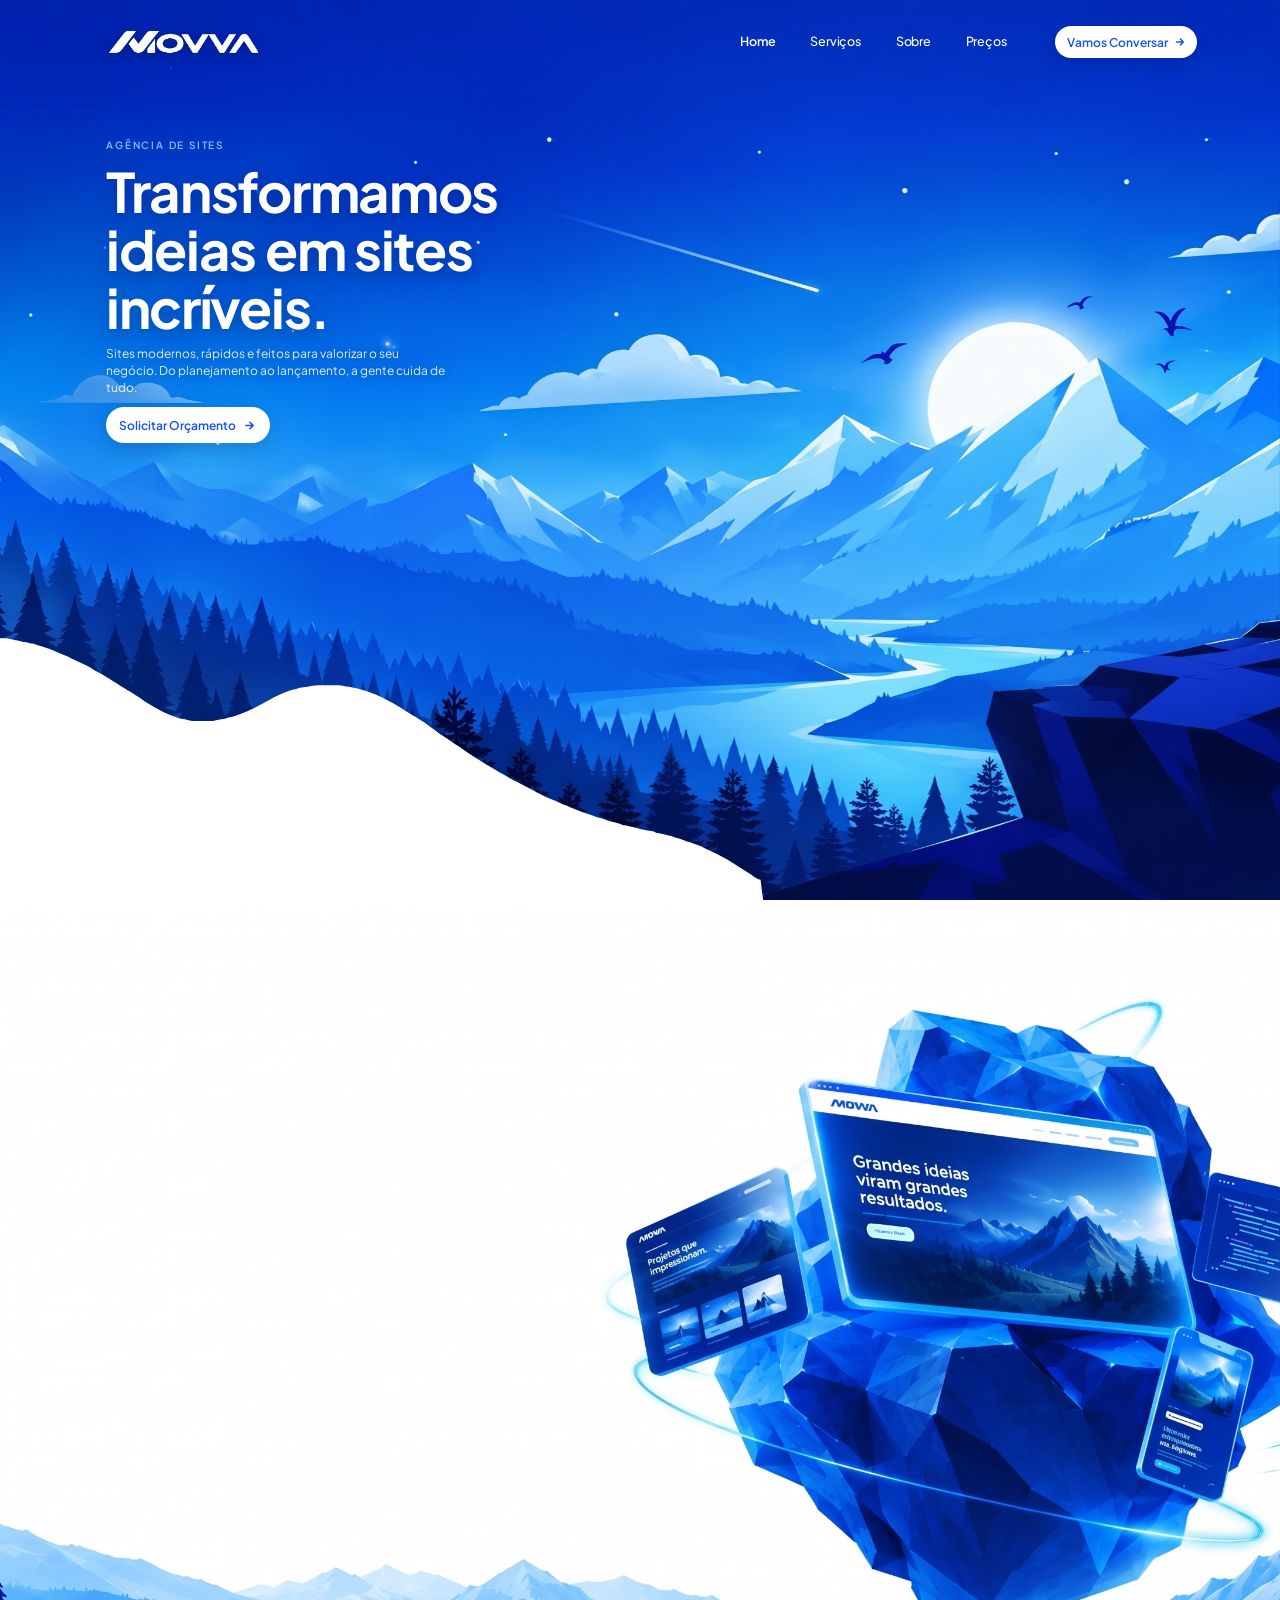
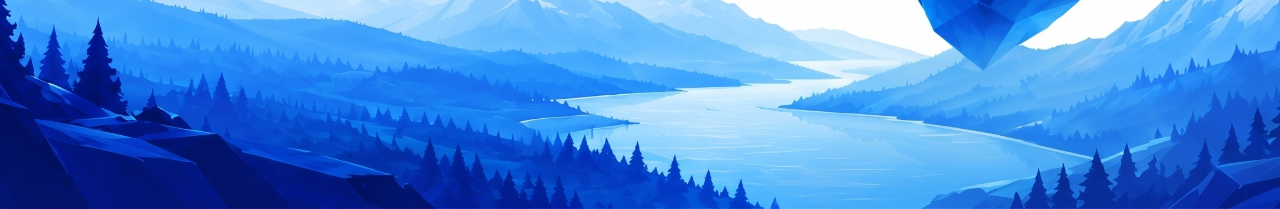
<file: index.html>
<!DOCTYPE html>
<html lang="pt-BR">
<head>
  <meta charset="UTF-8">
  <meta name="viewport" content="width=device-width, initial-scale=1.0">
  <title>MOVVA - Transformamos ideias em sites incríveis</title>
  <link rel="preconnect" href="https://fonts.googleapis.com">
  <link rel="preconnect" href="https://fonts.gstatic.com" crossorigin>
  <link href="https://fonts.googleapis.com/css2?family=Plus+Jakarta+Sans:wght@400;500;600;700;800&display=swap" rel="stylesheet">
  <link rel="icon" type="image/png" sizes="32x32" href="favicon-32x32.png">
  <link rel="icon" type="image/png" sizes="16x16" href="favicon-16x16.png">
  <link rel="shortcut icon" href="favicon.ico">
  <link rel="apple-touch-icon" sizes="180x180" href="apple-touch-icon.png">
  <link rel="stylesheet" href="style.css">
</head>
<body>

  <!-- Navigation Bar (Fixed for smooth scroll experience across sections) -->
  <header class="navbar">
    <div class="nav-container">
      <a href="#home" class="brand-logo" aria-label="MOVVA Home">
        <img src="logo.png" alt="MOVVA" class="logo-image">
      </a>

      <nav class="nav-menu" aria-label="Navegação Principal">
        <a href="#home" class="nav-link active">Home</a>
        <a href="servicos.html" class="nav-link">Serviços</a>
        <a href="#sobre" class="nav-link">Sobre</a>
        <a href="precos.html" class="nav-link">Preços</a>
      </nav>

      <div class="nav-action">
        <a href="https://wa.me/5519998511181?text=Ol%C3%A1!%20Gostaria%20de%20conversar%20sobre%20um%20projeto%20com%20a%20MOVVA" target="_blank" class="btn-talk">
          <span>Vamos Conversar</span>
          <svg class="arrow-svg" viewBox="0 0 16 16" fill="none" aria-hidden="true">
            <path d="M3.5 8H12.5M12.5 8L8.5 4M12.5 8L8.5 12" stroke="currentColor" stroke-width="2" stroke-linecap="round" stroke-linejoin="round"/>
          </svg>
        </a>
      </div>

      <!-- Mobile Hamburger Button -->
      <button class="mobile-toggle" aria-label="Abrir Menu">
        <span></span>
        <span></span>
        <span></span>
      </button>
    </div>
  </header>

  <!-- =========================================================================
       HERO SECTION (#home)
       ========================================================================= -->
  <section id="home" class="hero-wrapper">
    <!-- Hero Background with maximum quality -->
    <div class="hero-bg-wrapper">
      <img src="background.png" alt="Cenário Noturno Celestial MOVVA" class="hero-bg-img" fetchpriority="high">
      <div class="sky-glow-overlay"></div>
    </div>

    <!-- Main Hero Content -->
    <div class="hero-section">
      <div class="hero-content">
        <div class="hero-kicker">AGÊNCIA DE SITES</div>
        <h1 class="hero-title">
          <span>Transformamos</span>
          <span>ideias em sites</span>
          <span>incríveis.</span>
        </h1>
        <p class="hero-subtitle">
          Sites modernos, rápidos e feitos para valorizar o seu negócio. Do planejamento ao lançamento, a gente cuida de tudo.
        </p>
        <div class="hero-cta-group">
          <a href="https://wa.me/5519998511181?text=Ol%C3%A1!%20Gostaria%20de%20solicitar%20um%20or%C3%A7amento%20para%20meu%20site%20com%20a%20MOVVA" target="_blank" class="btn-cta">
            <span>Solicitar Orçamento</span>
            <svg class="arrow-svg" viewBox="0 0 16 16" fill="none" aria-hidden="true">
              <path d="M3.5 8H12.5M12.5 8L8.5 4M12.5 8L8.5 12" stroke="currentColor" stroke-width="2" stroke-linecap="round" stroke-linejoin="round"/>
            </svg>
          </a>
        </div>
      </div>
    </div>

    <!-- Bottom Wave with Features Bar -->
    <div class="wave-container" aria-hidden="false">
      <svg class="wave-svg-graphic" viewBox="0 0 1024 576" preserveAspectRatio="none">
        <path class="wave-desktop-path" d="M 0 409.0 L 3 409.0 L 6 409.14 L 9 409.57 L 12 410.14 L 15 410.57 L 18 411.14 L 21 411.57 L 24 412.14 L 27 412.57 L 30 413.43 L 33 414.14 L 36 414.86 L 39 415.71 L 42 416.71 L 45 417.71 L 48 418.71 L 51 419.71 L 54 420.71 L 57 421.86 L 60 423.0 L 63 424.14 L 66 425.29 L 69 426.43 L 72 427.71 L 75 429.29 L 78 430.57 L 81 431.86 L 84 433.29 L 87 434.71 L 90 436.29 L 93 437.71 L 96 439.29 L 99 440.71 L 102 442.29 L 105 443.71 L 108 445.29 L 111 446.71 L 114 448.43 L 117 450.0 L 120 451.43 L 123 452.86 L 126 454.29 L 129 455.57 L 132 456.71 L 135 457.71 L 138 458.71 L 141 459.57 L 144 460.29 L 147 460.71 L 150 461.29 L 153 461.71 L 156 462.0 L 159 462.0 L 162 462.0 L 165 462.0 L 168 462.0 L 171 461.71 L 174 461.29 L 177 460.86 L 180 460.43 L 183 459.71 L 186 459.14 L 189 458.43 L 192 457.57 L 195 456.71 L 198 455.71 L 201 454.57 L 204 453.43 L 207 452.14 L 210 450.86 L 213 449.57 L 216 448.29 L 219 446.86 L 222 445.71 L 225 444.71 L 228 443.71 L 231 442.71 L 234 442.0 L 237 441.43 L 240 440.71 L 243 440.29 L 246 440.0 L 249 439.57 L 252 439.14 L 255 439.0 L 258 439.0 L 261 439.0 L 264 439.0 L 267 439.0 L 270 439.0 L 273 439.29 L 276 439.71 L 279 440.0 L 282 440.43 L 285 441.0 L 288 441.57 L 291 442.29 L 294 443.0 L 297 444.0 L 300 444.86 L 303 445.86 L 306 447.0 L 309 448.29 L 312 449.57 L 315 450.86 L 318 452.29 L 321 453.71 L 324 455.29 L 327 456.71 L 330 458.29 L 333 459.71 L 336 461.29 L 339 462.71 L 342 464.43 L 345 466.14 L 348 468.0 L 351 469.71 L 354 471.29 L 357 472.86 L 360 474.57 L 363 476.29 L 366 477.71 L 369 479.29 L 372 481.0 L 375 482.71 L 378 484.29 L 381 485.71 L 384 487.29 L 387 488.71 L 390 490.29 L 393 491.71 L 396 493.14 L 399 494.57 L 402 495.86 L 405 497.29 L 408 498.71 L 411 500.0 L 414 501.14 L 417 502.43 L 420 503.71 L 423 505.0 L 426 506.14 L 429 507.43 L 432 508.57 L 435 509.86 L 438 511.0 L 441 512.0 L 444 513.0 L 447 514.14 L 450 515.14 L 453 516.0 L 456 517.14 L 459 518.14 L 462 519.0 L 465 520.0 L 468 520.86 L 471 521.57 L 474 522.43 L 477 523.29 L 480 524.0 L 483 524.71 L 486 525.57 L 489 526.29 L 492 526.86 L 495 527.57 L 498 528.43 L 501 528.86 L 504 529.43 L 507 530.0 L 510 530.57 L 513 531.29 L 516 531.71 L 519 532.14 L 522 532.57 L 525 533.43 L 528 533.86 L 531 534.43 L 534 535.0 L 537 535.57 L 540 536.43 L 543 537.14 L 546 538.0 L 549 538.86 L 552 539.57 L 555 540.43 L 558 541.29 L 561 542.29 L 564 543.43 L 567 544.57 L 570 545.71 L 573 546.86 L 576 548.14 L 579 549.43 L 582 550.71 L 585 552.29 L 588 553.71 L 591 555.29 L 594 556.71 L 597 558.29 L 600 559.86 L 603 561.57 L 606 563.0 L 608 563.5 L 609 570.0 L 610 576.0 L 610 576 L 0 576 Z" fill="#ffffff"/>
        <path class="wave-mobile-path" d="M 0 490 Q 512 390 1024 490 L 1024 576 L 0 576 Z" fill="#ffffff"/>
      </svg>

      <div class="features-bar">
        <!-- Item 1: Mais performance -->
        <div class="feature-item">
          <div class="feature-icon-wrapper">
            <svg class="feature-icon" viewBox="0 0 24 24" fill="none" stroke="currentColor" stroke-width="2.2" stroke-linecap="round" stroke-linejoin="round">
              <polygon points="13 2 3 14 12 14 11 22 21 10 12 10 13 2"/>
            </svg>
          </div>
          <div class="feature-text">
            <span class="feat-label">Mais</span>
            <span class="feat-name">performance</span>
          </div>
        </div>

        <div class="feature-sep" role="separator"></div>

        <!-- Item 2: Design responsivo -->
        <div class="feature-item">
          <div class="feature-icon-wrapper">
            <svg class="feature-icon" viewBox="0 0 24 24" fill="none" stroke="currentColor" stroke-width="2.2" stroke-linecap="round" stroke-linejoin="round">
              <rect x="2" y="3" width="20" height="14" rx="2" ry="2"/>
              <line x1="8" y1="21" x2="16" y2="21"/>
              <line x1="12" y1="17" x2="12" y2="21"/>
            </svg>
          </div>
          <div class="feature-text">
            <span class="feat-label">Design</span>
            <span class="feat-name">responsivo</span>
          </div>
        </div>

        <div class="feature-sep" role="separator"></div>

        <!-- Item 3: Suporte especializado -->
        <div class="feature-item">
          <div class="feature-icon-wrapper">
            <svg class="feature-icon" viewBox="0 0 24 24" fill="none" stroke="currentColor" stroke-width="2.2" stroke-linecap="round" stroke-linejoin="round">
              <path d="M12 22s8-4 8-10V5l-8-3-8 3v7c0 6 8 10 8 10z"/>
            </svg>
          </div>
          <div class="feature-text">
            <span class="feat-label">Suporte</span>
            <span class="feat-name">especializado</span>
          </div>
        </div>
      </div>
    </div>
  </section>

  <!-- Section Divider: Clean White Margin dividing Hero from Sobre Nós -->
  <div class="section-divider" aria-hidden="true"></div>

  <!-- =========================================================================
       SOBRE NÓS SECTION (#sobre)
       Pure visual hero: CrystalBg.mp4 playing on scroll, pausing at last frame,
       then a soft transition to ImagemBgCrystal.jpg.
       ========================================================================= -->
  <section id="sobre" class="about-section">
    <div class="about-bg-wrapper">
      <img id="crystalImg" src="ImagemBgCrystal.jpg" alt="Cristal Futurista MOVVA" class="about-bg-media about-bg-image" fetchpriority="auto">
      <video id="crystalVideo" class="about-bg-media about-bg-video" autoplay muted playsinline webkit-playsinline preload="auto">
        <source src="VideoDeFundoSobre.mp4" type="video/mp4">
      </video>
    </div>

    <!-- Content revealed smoothly when video finishes -->
    <div id="aboutContent" class="about-content-wrapper">
      <div class="about-kicker">SOBRE A</div>
      <div class="about-logo-container">
        <img src="logo_blue.png" alt="MOVVA" class="about-brand-logo">
      </div>
      <p class="about-tagline">
        Transformamos ideias em experiências digitais. Unimos estratégia, design e tecnologia para criar sites rápidos, modernos e que geram resultados.
      </p>

      <div class="about-stats-row">
        <!-- Item 1: Rocket +50 projetos -->
        <div class="stat-col">
          <div class="stat-header">
            <svg class="stat-svg" viewBox="0 0 24 24" fill="none" stroke="currentColor" stroke-width="2.2" stroke-linecap="round" stroke-linejoin="round">
              <path d="M4.5 16.5c-1.5 1.26-2 5-2 5s3.74-.5 5-2c.71-.84.7-2.13-.09-2.91a2.18 2.18 0 0 0-2.91-.09z"/>
              <path d="m12 15-3-3a22 22 0 0 1 2-3.95A12.88 12.88 0 0 1 22 2c0 2.72-.78 7.5-6 11a22.35 22.35 0 0 1-4 2z"/>
              <path d="M9 12H4s.55-3.03 2-4c1.62-1.08 5 0 5 0"/>
              <path d="M12 15v5s3.03-.55 4-2c1.08-1.62 0-5 0-5"/>
            </svg>
            <span class="stat-val">+50</span>
          </div>
          <span class="stat-desc">projetos</span>
        </div>

        <div class="stat-divider" role="separator"></div>

        <!-- Item 2: Star 98% satisfação -->
        <div class="stat-col">
          <div class="stat-header">
            <svg class="stat-svg" viewBox="0 0 24 24" fill="none" stroke="currentColor" stroke-width="2.2" stroke-linecap="round" stroke-linejoin="round">
              <polygon points="12 2 15.09 8.26 22 9.27 17 14.14 18.18 21.02 12 17.77 5.82 21.02 7 14.14 2 9.27 8.91 8.26 12 2"/>
            </svg>
            <span class="stat-val">98%</span>
          </div>
          <span class="stat-desc">satisfação</span>
        </div>

        <div class="stat-divider" role="separator"></div>

        <!-- Item 3: Clock 24h suporte -->
        <div class="stat-col">
          <div class="stat-header">
            <svg class="stat-svg" viewBox="0 0 24 24" fill="none" stroke="currentColor" stroke-width="2.2" stroke-linecap="round" stroke-linejoin="round">
              <circle cx="12" cy="12" r="10"/>
              <polyline points="12 6 12 12 16 14"/>
            </svg>
            <span class="stat-val">24h</span>
          </div>
          <span class="stat-desc">suporte</span>
        </div>
      </div>
    </div>
  </section>



  <script src="script.js"></script>
  <script src="animations.js"></script>
</body>
</html>
</file>
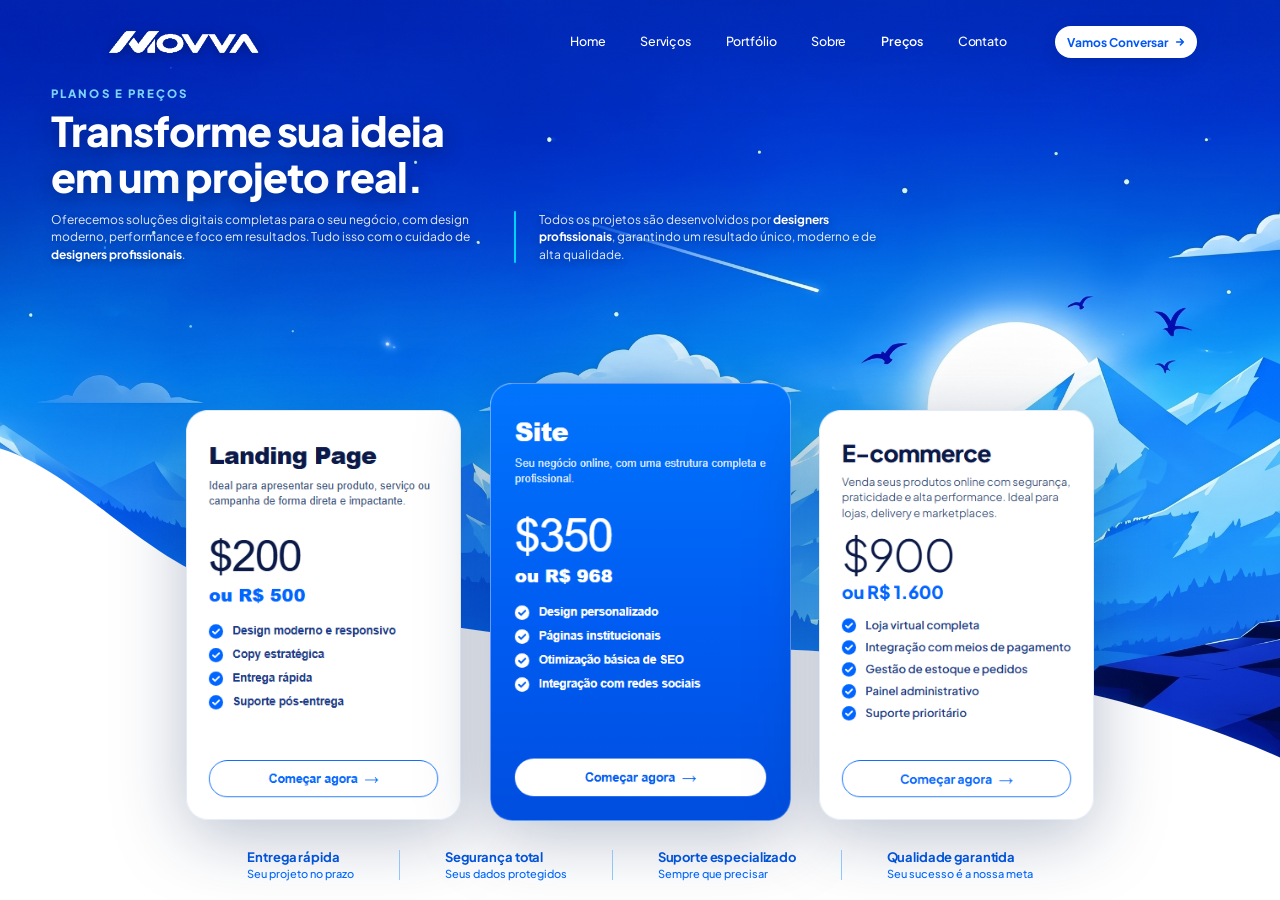
<file: precos.html>
<!DOCTYPE html>
<html lang="pt-BR">
<head>
  <meta charset="UTF-8">
  <meta name="viewport" content="width=device-width, initial-scale=1.0">
  <title>MOVVA - Planos e Preços</title>
  <link rel="preconnect" href="https://fonts.googleapis.com">
  <link rel="preconnect" href="https://fonts.gstatic.com" crossorigin>
  <link href="https://fonts.googleapis.com/css2?family=Plus+Jakarta+Sans:wght@300;400;500;600;700;800&display=swap" rel="stylesheet">
  <link rel="icon" type="image/png" sizes="32x32" href="favicon-32x32.png">
  <link rel="icon" type="image/png" sizes="16x16" href="favicon-16x16.png">
  <link rel="shortcut icon" href="favicon.ico">
  <link rel="apple-touch-icon" sizes="180x180" href="apple-touch-icon.png">
  <link rel="stylesheet" href="style.css">
</head>
<body class="pricing-page-body">

  <!-- Fixed Navigation Bar -->
  <header class="navbar">
    <div class="nav-container">
      <a href="index.html#home" class="brand-logo" aria-label="MOVVA Home">
        <img src="logo.png" alt="MOVVA" class="logo-image">
      </a>

      <nav class="nav-menu" aria-label="Navegação Principal">
        <a href="index.html#home" class="nav-link">Home</a>
        <a href="servicos.html" class="nav-link">Serviços</a>
        <a href="index.html#portfolio" class="nav-link">Portfólio</a>
        <a href="index.html#sobre" class="nav-link">Sobre</a>
        <a href="precos.html" class="nav-link active">Preços</a>
        <a href="index.html#contato" class="nav-link">Contato</a>
      </nav>

      <div class="nav-action">
        <a href="https://wa.me/5519998511181?text=Ol%C3%A1!%20Gostaria%20de%20conversar%20sobre%20um%20projeto%20com%20a%20MOVVA" target="_blank" class="btn-talk btn-talk-pricing">
          <span>Vamos Conversar</span>
          <svg class="arrow-svg" viewBox="0 0 16 16" fill="none" aria-hidden="true">
            <path d="M3.5 8H12.5M12.5 8L8.5 4M12.5 8L8.5 12" stroke="currentColor" stroke-width="2" stroke-linecap="round" stroke-linejoin="round"/>
          </svg>
        </a>
      </div>

      <!-- Mobile Hamburger Button -->
      <button class="mobile-toggle" aria-label="Abrir Menu">
        <span></span>
        <span></span>
        <span></span>
      </button>
    </div>
  </header>

  <!-- =========================================================================
       PRICING PAGE (#precos)
       Mountain landscape with transparent high-quality pricing cards
       and white bottom wave with guarantees - Exactly matching ComoDeveFicar.png
       ========================================================================= -->
  <main id="precos" class="pricing-hero">
    <!-- Mountain Background -->
    <div class="pricing-bg-wrapper">
      <img src="background.png" alt="Cenário Montanhas MOVVA" class="pricing-bg-media pricing-bg-image" fetchpriority="high">
    </div>

    <!-- White Wave Snow Layer at Bottom -->
    <div class="pricing-wave-layer" aria-hidden="true">
      <img src="pricing_wave.svg" alt="" class="pricing-wave-img">
    </div>

    <!-- Main Content Container -->
    <div class="pricing-content-wrapper visible">
      
      <!-- Top Hero Header / Texts -->
      <div class="pricing-hero-header">
        <div class="pricing-hero-left">
          <div class="pricing-kicker">PLANOS E PREÇOS</div>
          <h1 class="pricing-title">
            <span>Transforme sua ideia</span>
            <span>em um projeto real.</span>
          </h1>
          <div class="pricing-subtitles-row">
            <p class="pricing-sub-col">
              Oferecemos soluções digitais completas para o seu negócio, com design moderno, performance e foco em resultados. Tudo isso com o cuidado de <strong>designers profissionais</strong>.
            </p>
            <div class="pricing-sub-divider" aria-hidden="true"></div>
            <p class="pricing-sub-col">
              Todos os projetos são desenvolvidos por <strong>designers profissionais</strong>, garantindo um resultado único, moderno e de alta qualidade.
            </p>
          </div>
        </div>
      </div>

      <!-- 3 Pricing Cards (Separate Transparent PNGs) -->
      <div class="pricing-cards-container">
        <!-- Card 1: Landing Page -->
        <div class="pricing-card-col">
          <a href="https://wa.me/5519998511181?text=Ol%C3%A1!%20Gostaria%20de%20saber%20mais%20sobre%20o%20plano%20Landing%20Page" target="_blank" class="pricing-card-link" aria-label="Plano Landing Page - $200 ou R$ 500">
            <img src="card_landing_page.png" alt="Landing Page - $200 ou R$ 500" class="pricing-card-img" draggable="false">
          </a>
        </div>

        <!-- Card 2: Site (Featured / Popular) -->
        <div class="pricing-card-col popular-card">
          <a href="https://wa.me/5519998511181?text=Ol%C3%A1!%20Gostaria%20de%20saber%20mais%20sobre%20o%20plano%20Site" target="_blank" class="pricing-card-link" aria-label="Plano Site - $350 ou R$ 968 (Destaque)">
            <img src="card_site.png" alt="Site - $350 ou R$ 968" class="pricing-card-img" draggable="false">
          </a>
        </div>

        <!-- Card 3: E-commerce -->
        <div class="pricing-card-col">
          <a href="https://wa.me/5519998511181?text=Ol%C3%A1!%20Gostaria%20de%20saber%20mais%20sobre%20o%20plano%20E-commerce" target="_blank" class="pricing-card-link" aria-label="Plano E-commerce - $900 ou R$ 1.600">
            <img src="card_ecommerce.png" alt="E-commerce - $900 ou R$ 1.600" class="pricing-card-img" draggable="false">
          </a>
        </div>
      </div>

      <!-- Bottom Guarantee / Benefits Bar (On the white terrain) -->
      <div class="pricing-bottom-benefits">
        <div class="benefit-item">
          <h4 class="benefit-title">Entrega rápida</h4>
          <p class="benefit-desc">Seu projeto no prazo</p>
        </div>
        <div class="benefit-divider" aria-hidden="true"></div>
        <div class="benefit-item">
          <h4 class="benefit-title">Segurança total</h4>
          <p class="benefit-desc">Seus dados protegidos</p>
        </div>
        <div class="benefit-divider" aria-hidden="true"></div>
        <div class="benefit-item">
          <h4 class="benefit-title">Suporte especializado</h4>
          <p class="benefit-desc">Sempre que precisar</p>
        </div>
        <div class="benefit-divider" aria-hidden="true"></div>
        <div class="benefit-item">
          <h4 class="benefit-title">Qualidade garantida</h4>
          <p class="benefit-desc">Seu sucesso é a nossa meta</p>
        </div>
      </div>

    </div>
  </main>

  <script src="script.js"></script>
  <script src="animations.js"></script>
</body>
</html>
</file>
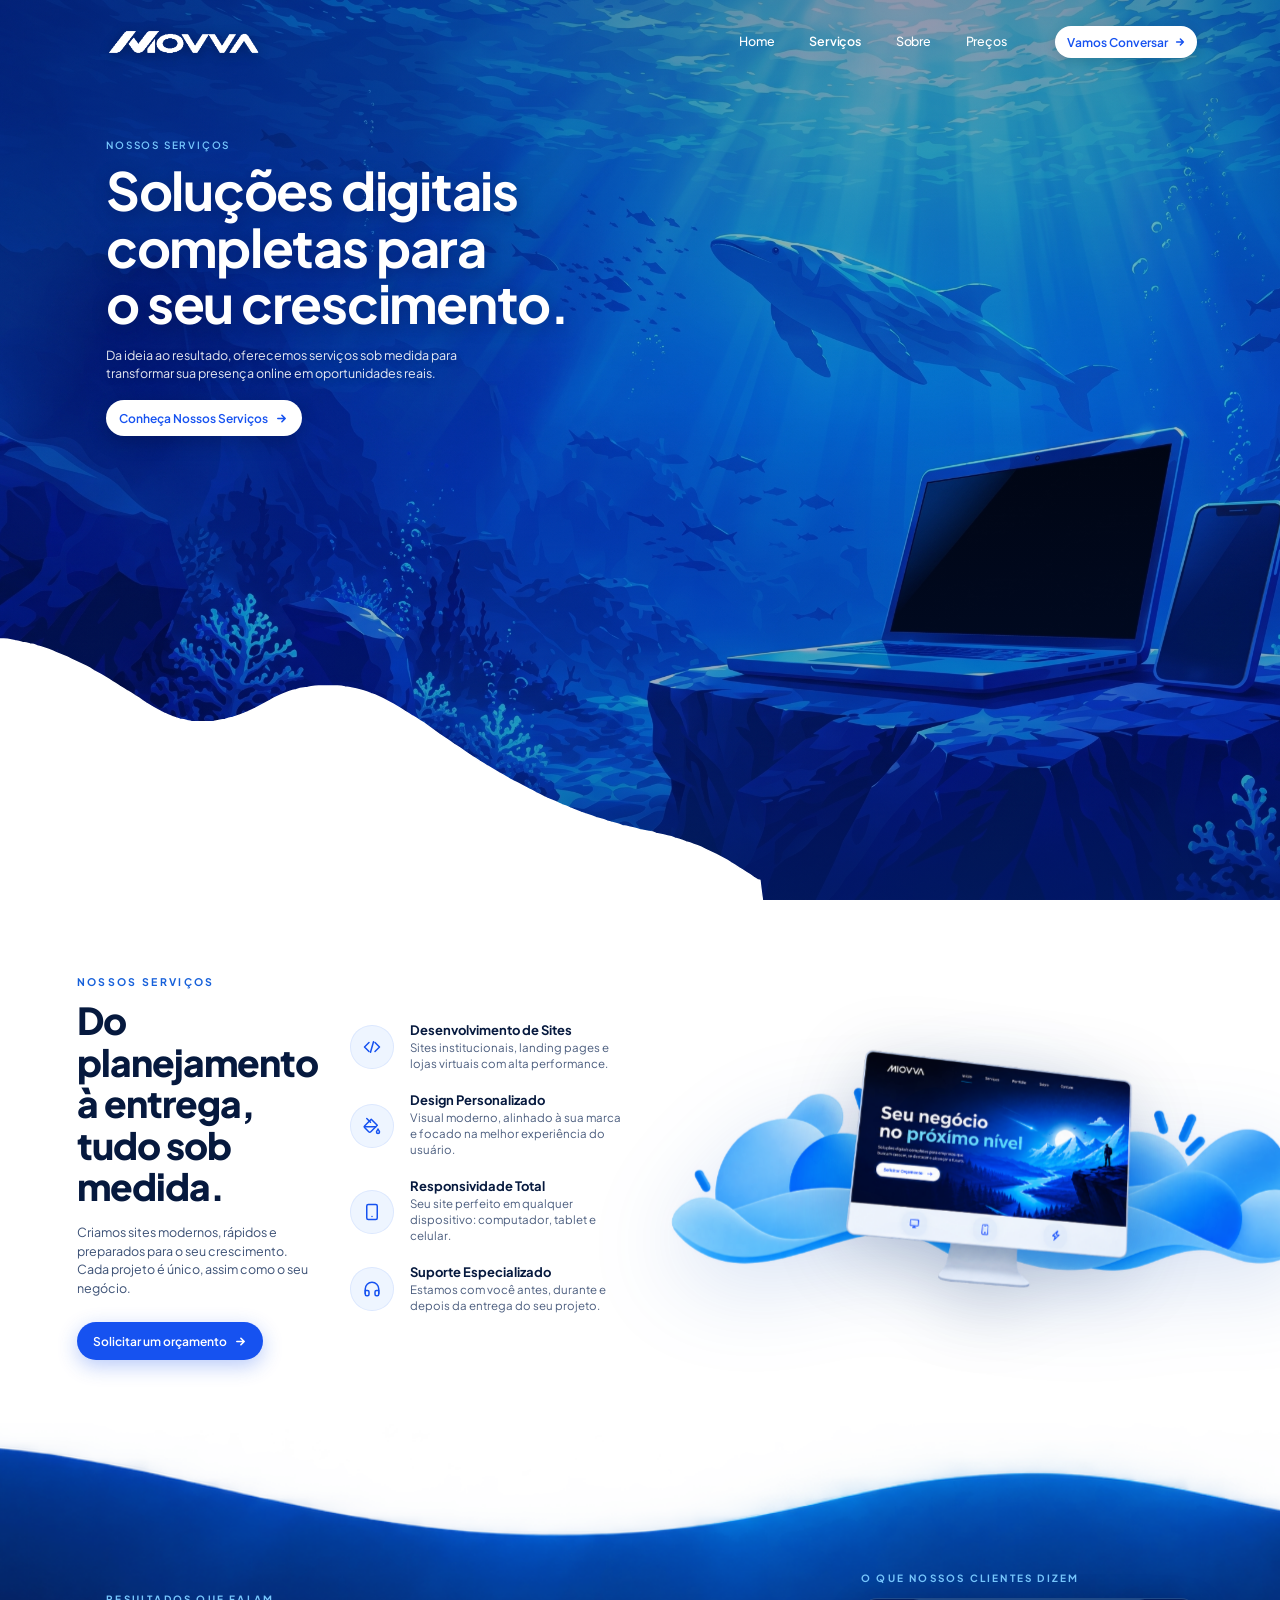
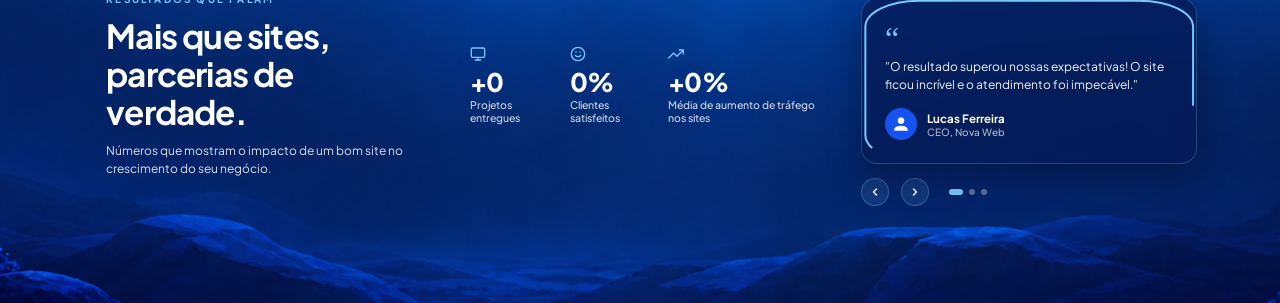
<file: servicos.html>
<!DOCTYPE html>
<html lang="pt-BR">
<head>
  <meta charset="UTF-8">
  <meta name="viewport" content="width=device-width, initial-scale=1.0">
  <title>MOVVA - Nossos Serviços</title>
  <link rel="preconnect" href="https://fonts.googleapis.com">
  <link rel="preconnect" href="https://fonts.gstatic.com" crossorigin>
  <link href="https://fonts.googleapis.com/css2?family=Plus+Jakarta+Sans:wght@400;500;600;700;800&display=swap" rel="stylesheet">
  <link rel="icon" type="image/png" sizes="32x32" href="favicon-32x32.png">
  <link rel="icon" type="image/png" sizes="16x16" href="favicon-16x16.png">
  <link rel="shortcut icon" href="favicon.ico">
  <link rel="apple-touch-icon" sizes="180x180" href="apple-touch-icon.png">
  <link rel="stylesheet" href="style.css">
</head>
<body>

  <!-- Navigation Bar -->
  <header class="navbar">
    <div class="nav-container">
      <a href="index.html#home" class="brand-logo" aria-label="MOVVA Home">
        <img src="logo.png" alt="MOVVA" class="logo-image">
      </a>

      <nav class="nav-menu" aria-label="Navegação Principal">
        <a href="index.html#home" class="nav-link">Home</a>
        <a href="servicos.html" class="nav-link active">Serviços</a>
        <a href="index.html#sobre" class="nav-link">Sobre</a>
        <a href="precos.html" class="nav-link">Preços</a>
      </nav>

      <div class="nav-action">
        <a href="https://wa.me/5519998511181?text=Ol%C3%A1!%20Gostaria%20de%20conversar%20sobre%20um%20projeto%20com%20a%20MOVVA" target="_blank" class="btn-talk">
          <span>Vamos Conversar</span>
          <svg class="arrow-svg" viewBox="0 0 16 16" fill="none" aria-hidden="true">
            <path d="M3.5 8H12.5M12.5 8L8.5 4M12.5 8L8.5 12" stroke="currentColor" stroke-width="2" stroke-linecap="round" stroke-linejoin="round"/>
          </svg>
        </a>
      </div>

      <!-- Mobile Hamburger Button -->
      <button class="mobile-toggle" aria-label="Abrir Menu">
        <span></span>
        <span></span>
        <span></span>
      </button>
    </div>
  </header>

  <!-- =========================================================================
       SERVIÇOS PAGE (Separate Page)
       1) Ocean Hero with custom white wave & features bar (DeveIncioServico)
       2) Services details with laptop/phone illustration and 4 feature items (ComoDeveSerqQuandoRola)
       3) Bottom section with metrics and testimonials on clean white background (ParteDeBaixo)
       ========================================================================= -->
  <main class="services-wrapper">
    <!-- 1. Ocean Hero (DeveIncioServico) -->
    <section class="services-hero">
      <div class="services-hero-bg">
        <img src="background_servicos.png" alt="Cenário Oceânico MOVVA" class="services-bg-img" fetchpriority="high">
        <div class="services-video-overlay"></div>
      </div>

      <div class="services-hero-content">
        <div class="services-kicker">NOSSOS SERVIÇOS</div>
        <h1 class="services-hero-title">
          <span>Soluções digitais</span>
          <span>completas para</span>
          <span>o seu crescimento.</span>
        </h1>
        <p class="services-hero-subtitle">
          Da ideia ao resultado, oferecemos serviços sob medida para transformar sua presença online em oportunidades reais.
        </p>
        <div class="services-hero-cta">
          <a href="#servicos-detalhes" class="btn-services-cta">
            <span>Conheça Nossos Serviços</span>
            <svg class="arrow-svg" viewBox="0 0 16 16" fill="none" aria-hidden="true">
              <path d="M3.5 8H12.5M12.5 8L8.5 4M12.5 8L8.5 12" stroke="currentColor" stroke-width="2" stroke-linecap="round" stroke-linejoin="round"/>
            </svg>
          </a>
        </div>
      </div>

      <!-- Bottom wave over ocean hero with features bar -->
      <div class="wave-container" aria-hidden="false">
        <svg class="wave-svg-graphic" viewBox="0 0 1024 576" preserveAspectRatio="none">
          <path class="wave-desktop-path" d="M 0 409.0 L 3 409.0 L 6 409.14 L 9 409.57 L 12 410.14 L 15 410.57 L 18 411.14 L 21 411.57 L 24 412.14 L 27 412.57 L 30 413.43 L 33 414.14 L 36 414.86 L 39 415.71 L 42 416.71 L 45 417.71 L 48 418.71 L 51 419.71 L 54 420.71 L 57 421.86 L 60 423.0 L 63 424.14 L 66 425.29 L 69 426.43 L 72 427.71 L 75 429.29 L 78 430.57 L 81 431.86 L 84 433.29 L 87 434.71 L 90 436.29 L 93 437.71 L 96 439.29 L 99 440.71 L 102 442.29 L 105 443.71 L 108 445.29 L 111 446.71 L 114 448.43 L 117 450.0 L 120 451.43 L 123 452.86 L 126 454.29 L 129 455.57 L 132 456.71 L 135 457.71 L 138 458.71 L 141 459.57 L 144 460.29 L 147 460.71 L 150 461.29 L 153 461.71 L 156 462.0 L 159 462.0 L 162 462.0 L 165 462.0 L 168 462.0 L 171 461.71 L 174 461.29 L 177 460.86 L 180 460.43 L 183 459.71 L 186 459.14 L 189 458.43 L 192 457.57 L 195 456.71 L 198 455.71 L 201 454.57 L 204 453.43 L 207 452.14 L 210 450.86 L 213 449.57 L 216 448.29 L 219 446.86 L 222 445.71 L 225 444.71 L 228 443.71 L 231 442.71 L 234 442.0 L 237 441.43 L 240 440.71 L 243 440.29 L 246 440.0 L 249 439.57 L 252 439.14 L 255 439.0 L 258 439.0 L 261 439.0 L 264 439.0 L 267 439.0 L 270 439.0 L 273 439.29 L 276 439.71 L 279 440.0 L 282 440.43 L 285 441.0 L 288 441.57 L 291 442.29 L 294 443.0 L 297 444.0 L 300 444.86 L 303 445.86 L 306 447.0 L 309 448.29 L 312 449.57 L 315 450.86 L 318 452.29 L 321 453.71 L 324 455.29 L 327 456.71 L 330 458.29 L 333 459.71 L 336 461.29 L 339 462.71 L 342 464.43 L 345 466.14 L 348 468.0 L 351 469.71 L 354 471.29 L 357 472.86 L 360 474.57 L 363 476.29 L 366 477.71 L 369 479.29 L 372 481.0 L 375 482.71 L 378 484.29 L 381 485.71 L 384 487.29 L 387 488.71 L 390 490.29 L 393 491.71 L 396 493.14 L 399 494.57 L 402 495.86 L 405 497.29 L 408 498.71 L 411 500.0 L 414 501.14 L 417 502.43 L 420 503.71 L 423 505.0 L 426 506.14 L 429 507.43 L 432 508.57 L 435 509.86 L 438 511.0 L 441 512.0 L 444 513.0 L 447 514.14 L 450 515.14 L 453 516.0 L 456 517.14 L 459 518.14 L 462 519.0 L 465 520.0 L 468 520.86 L 471 521.57 L 474 522.43 L 477 523.29 L 480 524.0 L 483 524.71 L 486 525.57 L 489 526.29 L 492 526.86 L 495 527.57 L 498 528.43 L 501 528.86 L 504 529.43 L 507 530.0 L 510 530.57 L 513 531.29 L 516 531.71 L 519 532.14 L 522 532.57 L 525 533.43 L 528 533.86 L 531 534.43 L 534 535.0 L 537 535.57 L 540 536.43 L 543 537.14 L 546 538.0 L 549 538.86 L 552 539.57 L 555 540.43 L 558 541.29 L 561 542.29 L 564 543.43 L 567 544.57 L 570 545.71 L 573 546.86 L 576 548.14 L 579 549.43 L 582 550.71 L 585 552.29 L 588 553.71 L 591 555.29 L 594 556.71 L 597 558.29 L 600 559.86 L 603 561.57 L 606 563.0 L 608 563.5 L 609 570.0 L 610 576.0 L 610 576 L 0 576 Z" fill="#ffffff"/>
          <path class="wave-mobile-path" d="M 0 490 Q 512 390 1024 490 L 1024 576 L 0 576 Z" fill="#ffffff"/>
        </svg>

        <div class="features-bar">
          <!-- Item 1: Sites modernos -->
          <div class="feature-item">
            <div class="feature-icon-wrapper">
              <svg class="feature-icon" viewBox="0 0 24 24" fill="none" stroke="currentColor" stroke-width="2.2" stroke-linecap="round" stroke-linejoin="round">
                <polygon points="13 2 3 14 12 14 11 22 21 10 12 10 13 2"/>
              </svg>
            </div>
            <div class="feature-text">
              <span class="feat-label">Sites</span>
              <span class="feat-name">modernos</span>
            </div>
          </div>

          <div class="feature-sep" role="separator"></div>

          <!-- Item 2: Design responsivo -->
          <div class="feature-item">
            <div class="feature-icon-wrapper">
              <svg class="feature-icon" viewBox="0 0 24 24" fill="none" stroke="currentColor" stroke-width="2.2" stroke-linecap="round" stroke-linejoin="round">
                <rect x="2" y="3" width="20" height="14" rx="2" ry="2"/>
                <line x1="8" y1="21" x2="16" y2="21"/>
                <line x1="12" y1="17" x2="12" y2="21"/>
              </svg>
            </div>
            <div class="feature-text">
              <span class="feat-label">Design</span>
              <span class="feat-name">responsivo</span>
            </div>
          </div>

          <div class="feature-sep" role="separator"></div>

          <!-- Item 3: Suporte especializado -->
          <div class="feature-item">
            <div class="feature-icon-wrapper">
              <svg class="feature-icon" viewBox="0 0 24 24" fill="none" stroke="currentColor" stroke-width="2.2" stroke-linecap="round" stroke-linejoin="round">
                <path d="M12 22s8-4 8-10V5l-8-3-8 3v7c0 6 8 10 8 10z"/>
              </svg>
            </div>
            <div class="feature-text">
              <span class="feat-label">Suporte</span>
              <span class="feat-name">especializado</span>
            </div>
          </div>
        </div>
      </div>
    </section>

    <!-- 2. Services Scrolled View (ComoDeveSerqQuandoRola) -->
    <section id="servicos-detalhes" class="services-details-section">
      <div class="services-details-container">
        <!-- Left Column: Title, Subtitle, CTA, and 4 Service items -->
        <div class="services-details-left">
          <div class="services-detail-kicker">NOSSOS SERVIÇOS</div>
          <h2 class="services-detail-title">
            Do planejamento à entrega, tudo sob medida.
          </h2>
          <p class="services-detail-subtitle">
            Criamos sites modernos, rápidos e preparados para o seu crescimento. Cada projeto é único, assim como o seu negócio.
          </p>

          <div class="services-detail-cta">
            <a href="https://wa.me/5519998511181?text=Ol%C3%A1!%20Gostaria%20de%20solicitar%20um%20or%C3%A7amento%20para%20meu%20projeto%20com%20a%20MOVVA" target="_blank" class="btn-detail-cta">
              <span>Solicitar um orçamento</span>
              <svg class="arrow-svg" viewBox="0 0 16 16" fill="none" aria-hidden="true">
                <path d="M3.5 8H12.5M12.5 8L8.5 4M12.5 8L8.5 12" stroke="currentColor" stroke-width="2" stroke-linecap="round" stroke-linejoin="round"/>
              </svg>
            </a>
          </div>
        </div>

        <!-- Middle Column: 4 Service Features with rounded icon pills -->
        <div class="services-features-list">
          <!-- Item 1: Desenvolvimento de Sites -->
          <div class="service-feature-card">
            <div class="service-pill-icon">
              <svg viewBox="0 0 24 24" fill="none" stroke="currentColor" stroke-width="2" stroke-linecap="round" stroke-linejoin="round">
                <polyline points="16 18 22 12 16 6"/>
                <polyline points="8 6 2 12 8 18"/>
                <line x1="10" y1="19" x2="14" y2="5"/>
              </svg>
            </div>
            <div class="service-feature-text">
              <h3 class="service-feature-heading">Desenvolvimento de Sites</h3>
              <p class="service-feature-desc">Sites institucionais, landing pages e lojas virtuais com alta performance.</p>
            </div>
          </div>

          <!-- Item 2: Design Personalizado -->
          <div class="service-feature-card">
            <div class="service-pill-icon">
              <svg viewBox="0 0 24 24" fill="none" stroke="currentColor" stroke-width="2" stroke-linecap="round" stroke-linejoin="round">
                <path d="m19 11-8-8-8.6 8.6a2 2 0 0 0 0 2.8l5.2 5.2c.8.8 2 .8 2.8 0L19 11Z"/>
                <path d="m5 2 5 5"/>
                <path d="M2 13h15"/>
                <path d="M22 20a2 2 0 1 1-4 0c0-1.6 1.7-2.4 2-4 .3 1.6 2 2.4 2 4Z"/>
              </svg>
            </div>
            <div class="service-feature-text">
              <h3 class="service-feature-heading">Design Personalizado</h3>
              <p class="service-feature-desc">Visual moderno, alinhado à sua marca e focado na melhor experiência do usuário.</p>
            </div>
          </div>

          <!-- Item 3: Responsividade Total -->
          <div class="service-feature-card">
            <div class="service-pill-icon">
              <svg viewBox="0 0 24 24" fill="none" stroke="currentColor" stroke-width="2" stroke-linecap="round" stroke-linejoin="round">
                <rect x="5" y="2" width="14" height="20" rx="2" ry="2"/>
                <line x1="12" y1="18" x2="12.01" y2="18"/>
              </svg>
            </div>
            <div class="service-feature-text">
              <h3 class="service-feature-heading">Responsividade Total</h3>
              <p class="service-feature-desc">Seu site perfeito em qualquer dispositivo: computador, tablet e celular.</p>
            </div>
          </div>

          <!-- Item 4: Suporte Especializado -->
          <div class="service-feature-card">
            <div class="service-pill-icon">
              <svg viewBox="0 0 24 24" fill="none" stroke="currentColor" stroke-width="2" stroke-linecap="round" stroke-linejoin="round">
                <path d="M3 18v-6a9 9 0 0 1 18 0v6"/>
                <path d="M21 19a2 2 0 0 1-2 2h-1a2 2 0 0 1-2-2v-3a2 2 0 0 1 2-2h3zM3 19a2 2 0 0 0 2 2h1a2 2 0 0 0 2-2v-3a2 2 0 0 0-2-2H3z"/>
              </svg>
            </div>
            <div class="service-feature-text">
              <h3 class="service-feature-heading">Suporte Especializado</h3>
              <p class="service-feature-desc">Estamos com você antes, durante e depois da entrega do seu projeto.</p>
            </div>
          </div>
        </div>

        <!-- Right Column: Nuvem and PcSite Graphic -->
        <div class="services-device-mockup services-cloud-mockup">
          <div class="cloud-pc-container">
            <img src="Nuvem.png" alt="Nuvem Ilustrativa" class="mockup-cloud-img" loading="lazy" draggable="false">
            <img src="PcSite.png" alt="MOVVA no Computador" class="mockup-pc-img" loading="lazy" draggable="false">
          </div>
        </div>
      </div>
    </section>

    <!-- 3. Bottom Information Section (ParteDeBaixo) with Metrics and Testimonial -->
    <section class="services-bottom-section">
      <div class="services-bottom-bg">
        <img src="partedebaixo_wave.png" alt="Oceano Profundo MOVVA" class="bottom-bg-img" loading="lazy">
      </div>

      <div class="services-bottom-container">
        <!-- Left: Results Header -->
        <div class="bottom-results-left">
          <div class="bottom-kicker">RESULTADOS QUE FALAM</div>
          <h2 class="bottom-title">
            <span>Mais que sites,</span>
            <span>parcerias de verdade.</span>
          </h2>
          <p class="bottom-subtitle">
            Números que mostram o impacto de um bom site no crescimento do seu negócio.
          </p>
        </div>

        <!-- Middle: Three Metrics -->
        <div class="bottom-metrics-group">
          <!-- Metric 1 -->
          <div class="bottom-metric-item">
            <svg class="metric-svg" viewBox="0 0 24 24" fill="none" stroke="currentColor" stroke-width="2" stroke-linecap="round" stroke-linejoin="round">
              <rect x="2" y="3" width="20" height="14" rx="2" ry="2"/>
              <line x1="8" y1="21" x2="16" y2="21"/>
              <line x1="12" y1="17" x2="12" y2="21"/>
            </svg>
            <span class="metric-value">+150</span>
            <span class="metric-label">Projetos entregues</span>
          </div>

          <!-- Metric 2 -->
          <div class="bottom-metric-item">
            <svg class="metric-svg" viewBox="0 0 24 24" fill="none" stroke="currentColor" stroke-width="2" stroke-linecap="round" stroke-linejoin="round">
              <circle cx="12" cy="12" r="10"/>
              <path d="M8 14s1.5 2 4 2 4-2 4-2"/>
              <line x1="9" y1="9" x2="9.01" y2="9"/>
              <line x1="15" y1="9" x2="15.01" y2="9"/>
            </svg>
            <span class="metric-value">98%</span>
            <span class="metric-label">Clientes satisfeitos</span>
          </div>

          <!-- Metric 3 -->
          <div class="bottom-metric-item">
            <svg class="metric-svg" viewBox="0 0 24 24" fill="none" stroke="currentColor" stroke-width="2" stroke-linecap="round" stroke-linejoin="round">
              <polyline points="23 6 13.5 15.5 8.5 10.5 1 18"/>
              <polyline points="17 6 23 6 23 12"/>
            </svg>
            <span class="metric-value">+300%</span>
            <span class="metric-label">Média de aumento de tráfego nos sites</span>
          </div>
        </div>

        <!-- Right: Testimonial Card with Carousel Controls -->
        <div class="bottom-testimonial-wrapper">
          <div class="testimonial-header">
            <span class="testimonial-kicker">O QUE NOSSOS CLIENTES DIZEM</span>
          </div>
          <div class="testimonial-card">
            <svg class="testimonial-border-svg" viewBox="0 0 100 100" preserveAspectRatio="none" aria-hidden="true">
              <rect class="testimonial-border-rect" x="1" y="1" width="98" height="98" rx="16" fill="none" stroke="#77c7fd" stroke-width="2" vector-effect="non-scaling-stroke"/>
            </svg>
            <div class="testimonial-quote-icon">“</div>
            <p class="testimonial-quote">
              "O resultado superou nossas expectativas! O site ficou incrível e o atendimento foi impecável."
            </p>
            <div class="testimonial-author">
              <div class="author-avatar">
                <svg viewBox="0 0 24 24" fill="currentColor">
                  <path d="M12 12c2.21 0 4-1.79 4-4s-1.79-4-4-4-4 1.79-4 4 1.79 4 4 4zm0 2c-2.67 0-8 1.34-8 4v2h16v-2c0-2.66-5.33-4-8-4z"/>
                </svg>
              </div>
              <div class="author-info">
                <span class="author-name">Lucas Ferreira</span>
                <span class="author-role">CEO, Nova Web</span>
              </div>
            </div>
          </div>

          <!-- Carousel Controls -->
          <div class="testimonial-controls">
            <button class="carousel-btn prev-btn" aria-label="Depoimento anterior">
              <svg viewBox="0 0 16 16" fill="none" stroke="currentColor" stroke-width="2" stroke-linecap="round" stroke-linejoin="round">
                <path d="M10 12L6 8L10 4"/>
              </svg>
            </button>
            <button class="carousel-btn next-btn" aria-label="Próximo depoimento">
              <svg viewBox="0 0 16 16" fill="none" stroke="currentColor" stroke-width="2" stroke-linecap="round" stroke-linejoin="round">
                <path d="M6 12L10 8L6 4"/>
              </svg>
            </button>
            <div class="carousel-dots">
              <span class="dot active"></span>
              <span class="dot"></span>
              <span class="dot"></span>
            </div>
          </div>
        </div>
      </div>
    </section>
  </main>

  <script src="script.js"></script>
  <script src="animations.js"></script>
</body>
</html>
</file>
<file: style.css>
/* ==========================================================================
   MOVVA - Precision Pixel-Perfect Stylesheet
   Faithful to the inspiration design down to the pixel.
   ========================================================================== */

/* --- CSS Reset & Variables --- */
*, *::before, *::after {
  box-sizing: border-box;
  margin: 0;
  padding: 0;
}

:root {
  --font-main: 'Plus Jakarta Sans', -apple-system, BlinkMacSystemFont, 'Segoe UI', Roboto, sans-serif;
  --color-white: #ffffff;
  --color-primary-blue: #1652f0;
  --color-kicker: #77c7fd;
  --color-subtext: rgba(255, 255, 255, 0.88);
  --color-nav-link: #ffffff;
  --color-feature: #1652f0;
  --color-divider: #c3d7f7;
  --ease-spring: cubic-bezier(0.16, 1, 0.3, 1);
}

html, body {
  width: 100%;
  overflow-x: hidden;
  background-color: #031445;
  font-family: var(--font-main);
  color: var(--color-white);
  -webkit-font-smoothing: antialiased;
  -moz-osx-font-smoothing: grayscale;
  scroll-behavior: smooth;
  -webkit-user-select: none;
  -moz-user-select: none;
  -ms-user-select: none;
  user-select: none;
}

img, video {
  -webkit-user-drag: none;
  -khtml-user-drag: none;
  -moz-user-drag: none;
  -o-user-drag: none;
  user-drag: none;
  user-select: none;
  -webkit-touch-callout: none;
}

body {
  position: relative;
  min-height: 100dvh;
  display: flex;
  flex-direction: column;
}

/* ==========================================================================
   HERO WRAPPER (#home)
   ========================================================================== */
.hero-wrapper {
  position: relative;
  width: 100%;
  min-height: 100dvh;
  display: flex;
  flex-direction: column;
  overflow: hidden;
  background-color: #031445;
}

/* --- High-Resolution Background Scenery inside Hero --- */
.hero-bg-wrapper {
  position: absolute;
  inset: 0;
  width: 100%;
  height: 100%;
  z-index: 0;
  overflow: hidden;
  pointer-events: none;
}

.hero-bg-img {
  width: 100%;
  height: 100%;
  object-fit: cover;
  object-position: center bottom;
  display: block;
  transform: translateZ(0);
}

.sky-glow-overlay {
  position: absolute;
  inset: 0;
  background: radial-gradient(circle at 71% 48%, rgba(130, 215, 255, 0.06) 0%, transparent 55%);
  pointer-events: none;
}

/* --- Navigation Bar (Fixed for smooth scroll experience) --- */
.navbar {
  position: fixed;
  top: 0;
  left: 0;
  width: 100%;
  z-index: 100;
  padding-top: clamp(16px, 3.2vh, 26px);
  padding-bottom: clamp(12px, 2.0vh, 18px);
  transition: background-color 0.3s ease, backdrop-filter 0.3s ease, padding 0.3s ease, box-shadow 0.3s ease;
}

.navbar.scrolled {
  background-color: rgba(22, 82, 240, 0.94);
  backdrop-filter: blur(16px);
  -webkit-backdrop-filter: blur(16px);
  padding-top: 13px;
  padding-bottom: 13px;
  box-shadow: 0 4px 22px rgba(10, 45, 140, 0.25);
  border-bottom: 1px solid rgba(255, 255, 255, 0.15);
}

.nav-container {
  width: 100%;
  max-width: 1600px;
  margin: 0 auto;
  padding-left: clamp(24px, 8.30%, 130px);
  padding-right: clamp(20px, 6.45%, 100px);
  display: flex;
  align-items: center;
  justify-content: space-between;
}

/* Brand Logo */
.brand-logo {
  display: inline-flex;
  align-items: center;
  text-decoration: none;
  z-index: 50;
  transition: opacity 0.2s ease, transform 0.2s ease;
}

.brand-logo:hover {
  opacity: 0.9;
  transform: translateY(-1px);
}

.logo-image {
  height: clamp(20px, 2.38vw, 28px);
  width: auto;
  display: block;
  filter: drop-shadow(0 2px 6px rgba(0, 0, 0, 0.3));
}

/* Nav Menu Links */
.nav-menu {
  display: flex;
  align-items: center;
  gap: clamp(16px, 2.7vw, 36px);
  margin-left: auto;
  margin-right: clamp(20px, 3.8vw, 56px);
}

.nav-link {
  position: relative;
  font-size: clamp(12.5px, 0.9vw, 14.5px);
  font-weight: 500;
  color: var(--color-nav-link);
  text-decoration: none;
  padding: 3px 0 5px 0;
  display: inline-flex;
  flex-direction: column;
  align-items: center;
  letter-spacing: -0.01em;
  transition: opacity 0.2s ease;
}

.nav-link:hover {
  opacity: 0.85;
}

.nav-link.active {
  font-weight: 600;
  opacity: 1;
}

.nav-link::after,
.active-indicator {
  display: none !important;
}

/* Top-Right CTA Button ("Vamos Conversar") */
.nav-action {
  display: flex;
  align-items: center;
  flex-shrink: 0;
}

.btn-talk {
  display: inline-flex;
  align-items: center;
  gap: 6px;
  background-color: var(--color-white);
  color: var(--color-primary-blue);
  font-size: clamp(12px, 0.84vw, 13.5px);
  font-weight: 600;
  text-decoration: none;
  height: clamp(28px, 2.75vw, 32px);
  padding: 0 clamp(11px, 0.9vw, 15px);
  border-radius: 9999px;
  box-shadow: 0 4px 14px rgba(0, 0, 0, 0.12);
  transition: transform 0.35s cubic-bezier(0.22, 1, 0.36, 1), box-shadow 0.35s ease, background-color 0.3s ease, filter 0.3s ease;
  white-space: nowrap;
  will-change: transform;
}

.btn-talk:hover {
  transform: translateY(-2px) scale(1.06);
  box-shadow: 0 8px 24px rgba(0, 0, 0, 0.25);
  background-color: #f7faff;
}

.btn-talk:active {
  transform: scale(0.96);
}

.btn-talk .arrow-svg {
  width: 12px;
  height: 12px;
  transition: transform 0.2s ease;
  flex-shrink: 0;
}

.btn-talk:hover .arrow-svg {
  transform: translateX(3px);
}

/* Mobile Toggle Hamburger */
.mobile-toggle {
  display: none;
  flex-direction: column;
  gap: 5px;
  background: transparent;
  border: none;
  cursor: pointer;
  padding: 6px;
  z-index: 50;
}

.mobile-toggle span {
  display: block;
  width: 22px;
  height: 2px;
  background-color: var(--color-white);
  border-radius: 2px;
  transition: transform 0.3s ease, opacity 0.3s ease;
}

/* --- Hero Section Content --- */
.hero-section {
  position: relative;
  z-index: 10;
  width: 100%;
  flex: 1;
  display: flex;
  align-items: flex-start;
  min-height: 100dvh;
  padding-top: clamp(80px, 20.83vh, 140px);
  padding-bottom: clamp(100px, 22vh, 160px);
}

.hero-content {
  width: 100%;
  max-width: 1600px;
  margin: 0 auto;
  padding-left: clamp(24px, 8.30%, 130px);
  padding-right: clamp(20px, 6.45%, 100px);
  display: flex;
  flex-direction: column;
  align-items: flex-start;
  text-align: left;
}

/* Kicker / Eyebrow */
.hero-kicker {
  font-size: clamp(10px, 0.74vw, 11px);
  font-weight: 600;
  letter-spacing: 0.18em;
  text-transform: uppercase;
  color: var(--color-kicker);
  margin-bottom: 12px;
  display: inline-block;
  line-height: 1;
}

/* Headline H1 */
.hero-title {
  font-size: clamp(2.6rem, 4.25vw, 4.8rem);
  font-weight: 700;
  line-height: 1.07;
  letter-spacing: -0.024em;
  color: var(--color-white);
  margin-bottom: 8px;
  text-shadow: 0 4px 16px rgba(0, 15, 60, 0.3);
}

.hero-title span {
  display: block;
}

/* Subtitle */
.hero-subtitle {
  font-size: clamp(12px, 0.88vw, 14px);
  font-weight: 400;
  line-height: 1.42;
  color: var(--color-subtext);
  max-width: clamp(320px, 27vw, 410px);
  margin-bottom: 11px;
  text-shadow: 0 2px 8px rgba(0, 10, 40, 0.25);
}

/* Hero CTA Button ("Solicitar Orçamento") */
.hero-cta-group {
  display: flex;
  align-items: center;
}

.btn-cta {
  display: inline-flex;
  align-items: center;
  gap: 7px;
  background-color: var(--color-white);
  color: var(--color-primary-blue);
  font-size: clamp(12px, 0.86vw, 13.5px);
  font-weight: 600;
  text-decoration: none;
  height: clamp(33px, 3.2vw, 36px);
  padding: 0 clamp(13px, 1.05vw, 16px);
  border-radius: 9999px;
  box-shadow: 0 6px 20px rgba(0, 0, 0, 0.16);
  transition: transform 0.2s var(--ease-spring), box-shadow 0.2s ease, background-color 0.2s ease;
  white-space: nowrap;
}

.btn-cta:hover {
  transform: translateY(-1.5px) scale(1.02);
  box-shadow: 0 8px 26px rgba(0, 0, 0, 0.24);
  background-color: #f7faff;
}

.btn-cta:active {
  transform: translateY(0) scale(0.98);
}

.btn-cta .arrow-svg {
  width: 13px;
  height: 13px;
  transition: transform 0.2s ease;
  flex-shrink: 0;
}

.btn-cta:hover .arrow-svg {
  transform: translateX(3px);
}

/* --- Bottom Wave with 3 Feature Columns --- */
.wave-container {
  position: absolute;
  bottom: 0;
  left: 0;
  width: 100%;
  height: 100%;
  pointer-events: none;
  z-index: 20;
}

.wave-svg-graphic {
  position: absolute;
  bottom: 0;
  left: 0;
  width: 100%;
  height: 100%;
  display: block;
  pointer-events: none;
}

.wave-desktop-path {
  display: block;
}

.wave-mobile-path {
  display: none !important;
}

.features-bar {
  position: absolute;
  left: clamp(20px, 5.56%, 86px);
  bottom: clamp(16px, 9.54vh, 66px);
  pointer-events: none;
  opacity: 0;
  display: flex;
  align-items: center;
  gap: clamp(10px, 1.35vw, 18px);
  z-index: 30;
  transition: opacity 0.5s ease;
}

.feature-item {
  display: flex;
  align-items: center;
  gap: 7px;
  cursor: pointer;
  transition: transform 0.35s cubic-bezier(0.22, 1, 0.36, 1), filter 0.25s ease;
  will-change: transform;
}

.feature-item:hover {
  transform: translateY(-4px) scale(1.03);
}

.feature-item:active {
  transform: scale(0.96);
}

.feature-icon-wrapper {
  display: flex;
  align-items: center;
  justify-content: center;
  color: var(--color-primary-blue);
  flex-shrink: 0;
  transition: transform 0.35s cubic-bezier(0.34, 1.56, 0.64, 1), color 0.25s ease;
}

.feature-item:hover .feature-icon-wrapper {
  transform: scale(1.18) rotate(6deg);
  color: #0052cc;
}

.feature-item .feat-label {
  transition: color 0.25s ease;
}

.feature-item:hover .feat-label {
  color: #063dd4;
}

.feature-icon {
  width: clamp(16px, 1.25vw, 19px);
  height: clamp(16px, 1.25vw, 19px);
}

.feature-text {
  display: flex;
  flex-direction: column;
  line-height: 1.12;
}

.feat-label {
  font-size: clamp(10.5px, 0.8vw, 12px);
  font-weight: 600;
  color: var(--color-feature);
  letter-spacing: -0.01em;
}

.feat-name {
  font-size: clamp(10.5px, 0.8vw, 12px);
  font-weight: 600;
  color: var(--color-feature);
  letter-spacing: -0.01em;
}

.feature-sep {
  width: 1px;
  height: clamp(18px, 2.4vw, 24px);
  background-color: var(--color-divider);
  opacity: 0.9;
  flex-shrink: 0;
}

/* ==========================================================================
   SECTION DIVIDER (White Margin dividing Hero from Sobre Nós)
   ========================================================================== */
.section-divider {
  width: 100%;
  height: clamp(6px, 1.0vh, 12px);
  background-color: var(--color-white);
  position: relative;
  z-index: 25;
  flex-shrink: 0;
}

/* ==========================================================================
   SOBRE NÓS SECTION (#sobre)
   CrystalBg.mp4 video background transitioning softly to ImagemBgCrystal.jpg
   ========================================================================== */
.about-section {
  position: relative;
  width: 100%;
  min-height: 100dvh;
  height: 100dvh;
  overflow: hidden;
  background-color: #ffffff;
}

/* Background Media Container (Shared exact position & dimensions) */
.about-bg-wrapper {
  position: absolute;
  inset: 0;
  width: 100%;
  height: 100%;
  overflow: hidden;
}

.about-bg-media {
  position: absolute;
  inset: 0;
  width: 100%;
  height: 100%;
  object-fit: cover;
  object-position: center center;
  display: block;
}

/* Image is placed underneath, fully visible */
.about-bg-image {
  z-index: 1;
  opacity: 1;
}

/* Video plays above image with smooth cross-fade transition */
.about-bg-video {
  z-index: 2;
  opacity: 1;
  transition: opacity 1.4s cubic-bezier(0.4, 0, 0.2, 1);
  will-change: opacity;
}

.about-bg-video.fade-out {
  opacity: 0;
}

/* --- About Content Layer (Revealed smoothly after video finishes) --- */
.about-content-wrapper {
  position: absolute;
  top: 0;
  left: 0;
  width: 100%;
  height: 100%;
  z-index: 10;
  display: flex;
  flex-direction: column;
  justify-content: center;
  align-items: flex-start;
  padding-left: clamp(24px, 8.89%, 140px);
  padding-right: 20px;
  pointer-events: none;
  opacity: 0;
  transform: translateY(18px);
  transition: opacity 1.2s cubic-bezier(0.16, 1, 0.3, 1), transform 1.2s cubic-bezier(0.16, 1, 0.3, 1);
  will-change: opacity, transform;
}

.about-content-wrapper.visible {
  opacity: 1;
  transform: translateY(0);
  pointer-events: auto;
}

/* Kicker: SOBRE A */
.about-kicker {
  font-size: clamp(10.5px, 0.78vw, 12px);
  font-weight: 700;
  letter-spacing: 0.28em;
  text-transform: uppercase;
  color: #1660da;
  margin-bottom: clamp(10px, 1.8vh, 16px);
  line-height: 1;
}

/* Blue MOVVA Logo */
.about-logo-container {
  margin-bottom: clamp(18px, 3.2vh, 26px);
  display: flex;
  align-items: center;
}

.about-brand-logo {
  height: clamp(34px, 4.4vw, 56px);
  width: auto;
  display: block;
}

/* Paragraph Text */
.about-tagline {
  font-size: clamp(13px, 0.98vw, 15.5px);
  font-weight: 500;
  line-height: 1.55;
  color: #1162d8;
  max-width: clamp(320px, 32vw, 460px);
  margin-bottom: clamp(28px, 4.8vh, 42px);
  letter-spacing: -0.012em;
}

/* Stats / Pillars Row */
.about-stats-row {
  display: flex;
  align-items: center;
  gap: clamp(14px, 2.2vw, 32px);
}

.stat-col {
  display: flex;
  flex-direction: column;
  align-items: flex-start;
}

.stat-header {
  display: flex;
  align-items: center;
  gap: 7px;
  color: #063dd4;
  margin-bottom: 3px;
}

.stat-svg {
  width: clamp(15px, 1.25vw, 19px);
  height: clamp(15px, 1.25vw, 19px);
  flex-shrink: 0;
}

.stat-val {
  font-size: clamp(1.15rem, 1.45vw, 1.65rem);
  font-weight: 800;
  letter-spacing: -0.02em;
  line-height: 1;
}

.stat-desc {
  font-size: clamp(10.5px, 0.78vw, 12px);
  font-weight: 500;
  color: #1660da;
  letter-spacing: -0.01em;
  padding-left: 2px;
}

.stat-divider {
  width: 1px;
  height: clamp(24px, 3.2vw, 36px);
  background-color: #bad3f9;
  flex-shrink: 0;
}

/* ==========================================================================
   SERVIÇOS SECTION (#servicos)
   1) Ocean Hero (.services-hero)
   2) Services Details (.services-details-section)
   3) Bottom Ocean (.services-bottom-section)
   ========================================================================== */
.services-wrapper {
  position: relative;
  width: 100%;
  display: flex;
  flex-direction: column;
  background-color: #031445;
}

/* --- 1. Ocean Hero (.services-hero) --- */
.services-hero {
  position: relative;
  width: 100%;
  min-height: 100dvh;
  display: flex;
  flex-direction: column;
  overflow: hidden;
  background-color: #031445;
}

.services-hero-bg {
  position: absolute;
  inset: 0;
  width: 100%;
  height: 100%;
  z-index: 0;
  overflow: hidden;
  pointer-events: none;
}

.services-bg-img,
.services-bg-video {
  position: absolute;
  inset: 0;
  width: 100%;
  height: 100%;
  object-fit: cover;
  object-position: center bottom;
  display: block;
}

.services-bg-video {
  z-index: 1;
}

.services-video-overlay {
  position: absolute;
  inset: 0;
  background: linear-gradient(180deg, rgba(3, 20, 69, 0.45) 0%, rgba(3, 20, 69, 0.25) 45%, rgba(1, 29, 97, 0.4) 85%, rgba(1, 29, 97, 0.7) 100%);
  pointer-events: none;
  z-index: 2;
}

.services-hero-content {
  position: relative;
  z-index: 10;
  width: 100%;
  max-width: 1600px;
  margin: 0 auto;
  padding-left: clamp(24px, 8.30%, 130px);
  padding-right: clamp(20px, 6.45%, 100px);
  padding-top: clamp(80px, 20.83vh, 140px);
  padding-bottom: clamp(100px, 22vh, 160px);
  display: flex;
  flex-direction: column;
  align-items: flex-start;
  text-align: left;
}

.services-kicker {
  font-size: clamp(10px, 0.74vw, 11px);
  font-weight: 600;
  letter-spacing: 0.18em;
  text-transform: uppercase;
  color: #77c7fd;
  margin-bottom: 12px;
  line-height: 1;
}

.services-hero-title {
  font-size: clamp(2.4rem, 4.1vw, 4.6rem);
  font-weight: 700;
  line-height: 1.08;
  letter-spacing: -0.024em;
  color: var(--color-white);
  margin-bottom: 14px;
  text-shadow: 0 4px 16px rgba(0, 15, 60, 0.35);
}

.services-hero-title span {
  display: block;
}

.services-hero-subtitle {
  font-size: clamp(12.5px, 0.9vw, 14.5px);
  font-weight: 400;
  line-height: 1.45;
  color: rgba(255, 255, 255, 0.9);
  max-width: clamp(320px, 28vw, 430px);
  margin-bottom: 18px;
  text-shadow: 0 2px 8px rgba(0, 10, 40, 0.25);
}

.services-hero-cta {
  display: flex;
  align-items: center;
}

.btn-services-cta {
  display: inline-flex;
  align-items: center;
  gap: 7px;
  background-color: var(--color-white);
  color: var(--color-primary-blue);
  font-size: clamp(12px, 0.86vw, 13.5px);
  font-weight: 600;
  text-decoration: none;
  height: clamp(33px, 3.2vw, 36px);
  padding: 0 clamp(13px, 1.05vw, 16px);
  border-radius: 9999px;
  box-shadow: 0 6px 20px rgba(0, 0, 0, 0.18);
  transition: transform 0.35s cubic-bezier(0.22, 1, 0.36, 1), box-shadow 0.35s ease, background-color 0.3s ease, filter 0.3s ease;
  white-space: nowrap;
  will-change: transform;
}

.btn-services-cta:hover {
  transform: translateY(-2px) scale(1.06);
  box-shadow: 0 10px 28px rgba(0, 40, 140, 0.28);
  background-color: #f7faff;
}

.btn-services-cta:active {
  transform: scale(0.96);
}

.btn-services-cta .arrow-svg {
  width: 13px;
  height: 13px;
  transition: transform 0.2s ease;
  flex-shrink: 0;
}

.btn-services-cta:hover .arrow-svg {
  transform: translateX(3px);
}

/* --- 2. Services Scrolled View (.services-details-section) --- */
.services-details-section {
  position: relative;
  width: 100%;
  background-color: #ffffff;
  color: #06193e;
  padding: clamp(60px, 8.5vh, 100px) 0 clamp(50px, 7vh, 80px) 0;
  z-index: 10;
  overflow: hidden;
}

.services-details-container {
  width: 100%;
  max-width: 1680px;
  margin: 0 auto;
  padding-left: clamp(20px, 6vw, 90px);
  padding-right: clamp(16px, 4vw, 60px);
  display: grid;
  grid-template-columns: 1fr 1.15fr 2.4fr;
  align-items: center;
  gap: clamp(20px, 2.5vw, 44px);
}

/* Left details column */
.services-details-left {
  display: flex;
  flex-direction: column;
  align-items: flex-start;
  text-align: left;
}

.services-detail-kicker {
  font-size: clamp(10.5px, 0.78vw, 12px);
  font-weight: 700;
  letter-spacing: 0.22em;
  text-transform: uppercase;
  color: #1660da;
  margin-bottom: 12px;
  line-height: 1;
}

.services-detail-title {
  font-size: clamp(2.0rem, 2.9vw, 3.2rem);
  font-weight: 800;
  line-height: 1.12;
  letter-spacing: -0.026em;
  color: #06193e;
  margin-bottom: 16px;
}

.services-detail-subtitle {
  font-size: clamp(12.5px, 0.9vw, 14.5px);
  font-weight: 400;
  line-height: 1.5;
  color: #3b5075;
  margin-bottom: 24px;
  max-width: 380px;
}

.services-detail-cta {
  display: flex;
  align-items: center;
}

.btn-detail-cta {
  display: inline-flex;
  align-items: center;
  gap: 7px;
  background-color: #1652f0;
  color: #ffffff;
  font-size: clamp(12px, 0.86vw, 13.5px);
  font-weight: 600;
  text-decoration: none;
  height: clamp(34px, 3.2vw, 38px);
  padding: 0 clamp(16px, 1.2vw, 20px);
  border-radius: 9999px;
  box-shadow: 0 6px 20px rgba(22, 82, 240, 0.3);
  transition: transform 0.35s cubic-bezier(0.22, 1, 0.36, 1), box-shadow 0.35s ease, background-color 0.3s ease, filter 0.3s ease;
  white-space: nowrap;
  will-change: transform;
}

.btn-detail-cta:hover {
  transform: translateY(-2px) scale(1.06);
  box-shadow: 0 10px 28px rgba(22, 82, 240, 0.45);
  background-color: #0e44d3;
}

.btn-detail-cta:active {
  transform: scale(0.96);
}

.btn-detail-cta .arrow-svg {
  width: 13px;
  height: 13px;
  transition: transform 0.2s ease;
  flex-shrink: 0;
}

.btn-detail-cta:hover .arrow-svg {
  transform: translateX(3px);
}

/* Middle: 4 Service Feature Cards */
.services-features-list {
  display: flex;
  flex-direction: column;
  gap: clamp(16px, 2.2vh, 24px);
}

.service-feature-card {
  display: flex;
  align-items: center;
  gap: clamp(12px, 1.3vw, 18px);
}

.service-pill-icon {
  width: clamp(40px, 3.4vw, 48px);
  height: clamp(40px, 3.4vw, 48px);
  border-radius: 50%;
  background: #eef5ff;
  display: flex;
  align-items: center;
  justify-content: center;
  color: #1652f0;
  flex-shrink: 0;
  box-shadow: inset 0 0 0 1px rgba(22, 82, 240, 0.08);
}

.service-pill-icon svg {
  width: clamp(18px, 1.4vw, 22px);
  height: clamp(18px, 1.4vw, 22px);
}

.service-feature-text {
  display: flex;
  flex-direction: column;
}

.service-feature-heading {
  font-size: clamp(13px, 0.95vw, 15px);
  font-weight: 700;
  color: #06193e;
  line-height: 1.25;
  margin-bottom: 2px;
}

.service-feature-desc {
  font-size: clamp(11.5px, 0.8vw, 13px);
  font-weight: 400;
  color: #4b5d7e;
  line-height: 1.4;
  max-width: 320px;
}

/* Right: Device Mockup with Nuvem and PcSite */
.services-device-mockup {
  position: relative;
  display: flex;
  align-items: center;
  justify-content: center;
  width: 100%;
}

.cloud-pc-container {
  position: relative;
  width: 100%;
  max-width: 1050px;
  display: flex;
  align-items: center;
  justify-content: center;
  transform: translateX(90px) scale(1.15);
  transform-origin: center right;
  perspective: 1200px;
  transform-style: preserve-3d;
}

.mockup-cloud-img {
  width: 100%;
  height: auto;
  display: block;
  filter: drop-shadow(0 20px 40px rgba(0, 70, 180, 0.16));
  pointer-events: none;
  -webkit-user-drag: none;
  user-select: none;
  transform-style: preserve-3d;
  will-change: transform;
}

.mockup-pc-img {
  position: absolute;
  top: 0;
  left: 0;
  width: 100%;
  height: 100%;
  object-fit: contain;
  pointer-events: none;
  -webkit-user-drag: none;
  user-select: none;
  filter: drop-shadow(0 14px 32px rgba(0, 30, 80, 0.22));
  transform-style: preserve-3d;
  will-change: transform;
}

.device-blob-bg {
  position: absolute;
  width: 95%;
  height: 95%;
  background: radial-gradient(circle at 50% 50%, rgba(220, 238, 255, 0.7) 0%, rgba(240, 248, 255, 0.4) 65%, transparent 80%);
  border-radius: 40% 60% 70% 30% / 40% 50% 60% 50%;
  z-index: 1;
  pointer-events: none;
}

.device-mockup-img {
  position: relative;
  z-index: 2;
  width: 100%;
  max-width: 620px;
  height: auto;
  display: block;
  filter: drop-shadow(0 14px 28px rgba(0, 30, 90, 0.12));
}

/* --- 3. Bottom Ocean Section (.services-bottom-section) with ParteDeBaixo background --- */
.services-bottom-section {
  position: relative;
  width: 100%;
  min-height: 480px;
  background-color: #011d61;
  color: #ffffff;
  display: flex;
  align-items: center;
  overflow: hidden;
  padding: clamp(80px, 12vh, 130px) 0 clamp(50px, 7vh, 80px) 0;
}

.services-bottom-bg {
  position: absolute;
  inset: 0;
  width: 100%;
  height: 100%;
  z-index: 0;
  overflow: hidden;
  pointer-events: none;
}

.bottom-bg-img {
  width: 100%;
  height: 100%;
  object-fit: cover;
  object-position: center top;
  display: block;
}

.services-bottom-container {
  position: relative;
  z-index: 10;
  width: 100%;
  max-width: 1600px;
  margin: 0 auto;
  padding-left: clamp(24px, 8.30%, 130px);
  padding-right: clamp(20px, 6.45%, 100px);
  display: grid;
  grid-template-columns: 1.15fr 1.25fr 1.2fr;
  align-items: center;
  gap: clamp(24px, 3.2vw, 56px);
}

/* Left: Results Header */
.bottom-results-left {
  display: flex;
  flex-direction: column;
  align-items: flex-start;
  text-align: left;
}

.bottom-kicker {
  font-size: clamp(10px, 0.74vw, 11px);
  font-weight: 700;
  letter-spacing: 0.22em;
  text-transform: uppercase;
  color: #77c7fd;
  margin-bottom: 12px;
  line-height: 1;
}

.bottom-title {
  font-size: clamp(1.8rem, 2.6vw, 2.8rem);
  font-weight: 700;
  line-height: 1.15;
  letter-spacing: -0.024em;
  color: #ffffff;
  margin-bottom: 12px;
}

.bottom-title span {
  display: block;
}

.bottom-subtitle {
  font-size: clamp(12px, 0.88vw, 14px);
  font-weight: 400;
  line-height: 1.45;
  color: rgba(255, 255, 255, 0.85);
  max-width: 320px;
}

/* Middle: 3 Metrics */
.bottom-metrics-group {
  display: flex;
  align-items: flex-start;
  justify-content: space-between;
  gap: clamp(16px, 2.0vw, 28px);
}

.bottom-metric-item {
  display: flex;
  flex-direction: column;
  align-items: flex-start;
  gap: 3px;
}

.metric-svg {
  width: clamp(16px, 1.25vw, 19px);
  height: clamp(16px, 1.25vw, 19px);
  color: #77c7fd;
  margin-bottom: 4px;
}

.metric-value {
  font-size: clamp(1.4rem, 2.0vw, 2.1rem);
  font-weight: 800;
  letter-spacing: -0.02em;
  color: #ffffff;
  line-height: 1;
}

.metric-label {
  font-size: clamp(10.5px, 0.78vw, 12px);
  font-weight: 500;
  color: rgba(255, 255, 255, 0.8);
  line-height: 1.3;
}

/* Right: Testimonial Card with Carousel Controls */
.bottom-testimonial-wrapper {
  display: flex;
  flex-direction: column;
  align-items: flex-start;
}

.testimonial-header {
  margin-bottom: 12px;
}

.testimonial-kicker {
  font-size: clamp(10px, 0.74vw, 11px);
  font-weight: 700;
  letter-spacing: 0.22em;
  text-transform: uppercase;
  color: #77c7fd;
}

.testimonial-card {
  position: relative;
  overflow: hidden;
  background: rgba(4, 28, 88, 0.78);
  backdrop-filter: blur(14px);
  -webkit-backdrop-filter: blur(14px);
  border: 1px solid rgba(119, 199, 253, 0.25);
  border-radius: 16px;
  padding: clamp(18px, 1.8vw, 24px);
  width: 100%;
  margin-bottom: 14px;
  box-shadow: 0 12px 32px rgba(0, 5, 25, 0.35);
  transition: transform 0.35s cubic-bezier(0.22, 1, 0.36, 1);
}

.testimonial-border-svg {
  position: absolute;
  top: 0;
  left: 0;
  width: 100%;
  height: 100%;
  pointer-events: none;
  z-index: 2;
  border-radius: 16px;
}

.testimonial-border-rect {
  stroke-dasharray: 400;
  stroke-dashoffset: 0;
}

.testimonial-quote-icon {
  font-family: Georgia, serif;
  font-size: 32px;
  color: #77c7fd;
  line-height: 1;
  margin-bottom: 4px;
}

.testimonial-quote {
  font-size: clamp(12px, 0.88vw, 13.5px);
  font-weight: 400;
  line-height: 1.5;
  color: rgba(255, 255, 255, 0.95);
  margin-bottom: 14px;
}

.testimonial-author {
  display: flex;
  align-items: center;
  gap: 10px;
}

.author-avatar {
  width: 32px;
  height: 32px;
  border-radius: 50%;
  background: #1652f0;
  color: #ffffff;
  display: flex;
  align-items: center;
  justify-content: center;
  flex-shrink: 0;
}

.author-avatar svg {
  width: 20px;
  height: 20px;
}

.author-info {
  display: flex;
  flex-direction: column;
}

.author-name {
  font-size: clamp(11.5px, 0.82vw, 13px);
  font-weight: 700;
  color: #ffffff;
}

.author-role {
  font-size: clamp(10px, 0.72vw, 11.5px);
  font-weight: 500;
  color: rgba(255, 255, 255, 0.68);
}

/* Testimonial Carousel Controls */
.testimonial-controls {
  display: flex;
  align-items: center;
  gap: 12px;
  width: 100%;
}

.carousel-btn {
  width: 28px;
  height: 28px;
  border-radius: 50%;
  background: rgba(119, 199, 253, 0.12);
  border: 1px solid rgba(119, 199, 253, 0.3);
  color: #ffffff;
  display: flex;
  align-items: center;
  justify-content: center;
  cursor: pointer;
  transition: background-color 0.2s ease, transform 0.2s ease;
}

.carousel-btn:hover {
  background: rgba(119, 199, 253, 0.28);
  transform: scale(1.05);
}

.carousel-btn svg {
  width: 12px;
  height: 12px;
}

.carousel-dots {
  display: flex;
  align-items: center;
  gap: 6px;
  margin-left: 8px;
}

.carousel-dots .dot {
  width: 6px;
  height: 6px;
  border-radius: 50%;
  background: rgba(255, 255, 255, 0.35);
  transition: background-color 0.2s ease, width 0.2s ease;
}

.carousel-dots .dot.active {
  background: #77c7fd;
  width: 14px;
  border-radius: 9999px;
}

/* ==========================================================================
/* ==========================================================================
   Responsive Breakpoints - Proportional Desktop-in-Miniature Scaling
   ========================================================================== */

/* Tablet & Smaller Laptops */
@media (max-width: 992px) {
  .nav-menu {
    gap: 16px;
    margin-right: 24px;
  }

  .features-bar {
    left: 24px;
    bottom: 24px;
    gap: 16px;
  }

  .services-details-container {
    grid-template-columns: 1fr 1fr;
    gap: 32px;
  }

  .services-device-mockup {
    grid-column: 1 / -1;
    display: flex;
    justify-content: center;
  }
}

/* Mobile Devices (Responsive Mobile Experience) */
@media (max-width: 768px) {
  /* Navbar: Header with logo + CTA + Hamburger */
  .navbar {
    padding-top: 12px;
    padding-bottom: 12px;
  }

  .navbar.scrolled {
    background-color: rgba(22, 82, 240, 0.96);
    backdrop-filter: blur(16px);
    -webkit-backdrop-filter: blur(16px);
    padding-top: 10px;
    padding-bottom: 10px;
    box-shadow: 0 4px 20px rgba(10, 45, 140, 0.3);
  }

  .nav-container {
    padding-left: 16px;
    padding-right: 16px;
    display: flex;
    align-items: center;
    justify-content: space-between;
    gap: 8px;
    width: 100%;
  }

  .brand-logo {
    display: flex;
    align-items: center;
    z-index: 1002;
  }

  .logo-image {
    height: 22px;
    width: auto;
  }

  .nav-action,
  .nav-action .btn-talk {
    display: none !important;
  }

  .nav-menu-cta-wrap {
    display: block !important;
    margin-top: 20px;
    padding-top: 10px;
  }

  .nav-drawer-btn {
    display: inline-flex !important;
    width: 100%;
    justify-content: center;
    height: 40px;
    font-size: 13px;
    font-weight: 700;
  }

  .mobile-toggle {
    display: flex;
    flex-direction: column;
    justify-content: center;
    align-items: center;
    gap: 4px;
    width: 34px;
    height: 34px;
    background: rgba(255, 255, 255, 0.12);
    border: 1px solid rgba(255, 255, 255, 0.22);
    border-radius: 8px;
    cursor: pointer;
    z-index: 1002;
    padding: 0;
    transition: background 0.2s ease, border-color 0.2s ease;
  }

  .mobile-toggle:hover {
    background: rgba(255, 255, 255, 0.2);
  }

  .mobile-toggle span {
    display: block;
    width: 17px;
    height: 2px;
    background-color: #ffffff;
    border-radius: 2px;
    transition: transform 0.25s cubic-bezier(0.16, 1, 0.3, 1), opacity 0.2s ease;
  }

  .mobile-toggle.open span:nth-child(1) {
    transform: translateY(6px) rotate(45deg);
  }

  .mobile-toggle.open span:nth-child(2) {
    opacity: 0;
  }

  .mobile-toggle.open span:nth-child(3) {
    transform: translateY(-6px) rotate(-45deg);
  }

  .nav-menu {
    position: fixed;
    top: 0;
    right: -100%;
    width: 275px;
    max-width: 82vw;
    height: 100dvh;
    background: rgba(2, 14, 48, 0.98);
    backdrop-filter: blur(24px);
    -webkit-backdrop-filter: blur(24px);
    border-left: 1px solid rgba(255, 255, 255, 0.12);
    padding: 75px 22px 30px;
    display: flex;
    flex-direction: column;
    align-items: stretch;
    gap: 4px;
    margin: 0;
    z-index: 1000;
    transition: right 0.35s cubic-bezier(0.16, 1, 0.3, 1);
    box-shadow: -10px 0 40px rgba(0, 5, 25, 0.7);
  }

  .nav-menu.open {
    right: 0;
  }

  .nav-link {
    font-size: 16px;
    font-weight: 600;
    color: rgba(255, 255, 255, 0.9);
    padding: 14px 4px;
    border-bottom: 1px solid rgba(255, 255, 255, 0.08);
    display: flex !important;
    align-items: center;
    justify-content: space-between;
    text-align: left;
    transition: color 0.2s ease, padding-left 0.2s ease;
  }

  .nav-link.active {
    color: #77c7fd;
    font-weight: 700;
  }

  .nav-link:hover {
    color: #ffffff;
    padding-left: 6px;
  }

  /* 1. Hero Section (#home): Centered celestial background & balanced mobile layout */
  .hero-wrapper {
    height: 100dvh;
    min-height: 560px;
    max-height: 100dvh;
    position: relative;
    display: flex;
    flex-direction: column;
    justify-content: space-between;
    overflow: hidden;
  }

  .hero-bg-wrapper {
    position: absolute;
    inset: 0;
    width: 100%;
    height: 100%;
  }

  .hero-bg-img {
    width: 100%;
    height: 100%;
    object-fit: cover;
    object-position: 100% bottom;
  }

  .sky-glow-overlay {
    position: absolute;
    inset: 0;
    background: linear-gradient(180deg, rgba(3, 20, 69, 0.45) 0%, rgba(3, 20, 69, 0.15) 45%, transparent 75%);
    pointer-events: none;
  }

  .hero-section {
    padding-top: clamp(75px, 12vh, 95px);
    padding-bottom: 0;
    padding-left: clamp(16px, 5vw, 24px);
    padding-right: clamp(16px, 5vw, 24px);
    flex: 1;
    display: flex;
    flex-direction: column;
    justify-content: flex-start;
    min-height: auto;
  }

  .hero-content {
    max-width: 100%;
    display: flex;
    flex-direction: column;
    align-items: flex-start;
    text-align: left;
  }

  .hero-kicker {
    font-size: 10px;
    font-weight: 700;
    letter-spacing: 0.18em;
    color: #77c7fd;
    margin-bottom: 8px;
    display: inline-block;
  }

  .hero-title {
    font-size: clamp(1.85rem, 8vw, 2.35rem);
    line-height: 1.1;
    letter-spacing: -0.025em;
    margin-bottom: 12px;
    font-weight: 800;
    text-shadow: 0 2px 14px rgba(0, 15, 60, 0.6);
  }

  .hero-title span {
    display: block;
  }

  .hero-subtitle {
    font-size: clamp(12.5px, 3.4vw, 14px);
    line-height: 1.48;
    color: rgba(255, 255, 255, 0.92);
    max-width: 325px;
    margin-bottom: 18px;
    font-weight: 400;
    text-shadow: 0 1px 8px rgba(0, 10, 40, 0.5);
  }

  .hero-cta-group {
    display: flex;
    align-items: center;
  }

  .btn-cta {
    height: 42px;
    padding: 0 18px;
    font-size: 12.5px;
    font-weight: 700;
    gap: 7px;
    border-radius: 9999px;
    box-shadow: 0 6px 20px rgba(0, 20, 80, 0.3);
  }

  .btn-cta .arrow-svg {
    width: 11px;
    height: 11px;
  }

  /* Hero bottom wave & horizontal miniature features bar */
  .wave-container {
    position: absolute;
    bottom: 0;
    left: 0;
    width: 100%;
    height: clamp(95px, 14vh, 125px);
    pointer-events: none;
    z-index: 10;
  }

  .wave-svg-graphic {
    display: block !important;
    width: 100%;
    height: 100%;
  }

  .wave-desktop-path {
    display: none !important;
  }

  .wave-mobile-path {
    display: block !important;
    fill: #ffffff;
  }

  .features-bar {
    position: absolute;
    bottom: 12px;
    left: 12px;
    right: 12px;
    margin: 0;
    background: rgba(255, 255, 255, 0.96);
    backdrop-filter: blur(16px);
    -webkit-backdrop-filter: blur(16px);
    border: 1px solid rgba(255, 255, 255, 0.9);
    border-radius: 9999px;
    padding: 7px 10px;
    box-shadow: 0 6px 22px rgba(3, 20, 69, 0.22);
    display: flex;
    align-items: center;
    justify-content: space-between;
    gap: 3px;
    pointer-events: auto;
    z-index: 20;
  }

  .feature-item {
    display: flex;
    align-items: center;
    gap: 4px;
    flex: 1;
    justify-content: center;
    min-width: 0;
  }

  .feature-icon-wrapper {
    width: 18px;
    height: 18px;
    border-radius: 4px;
    flex-shrink: 0;
  }

  .feature-icon {
    width: 12px;
    height: 12px;
  }

  .feature-text {
    display: flex;
    flex-direction: column;
    line-height: 1.1;
    min-width: 0;
  }

  .feat-label {
    font-size: 8px;
    font-weight: 500;
    line-height: 1;
    white-space: nowrap;
  }

  .feat-name {
    font-size: 9px;
    font-weight: 700;
    line-height: 1.1;
    white-space: nowrap;
  }

  .feature-sep {
    display: block;
    width: 1px;
    height: 16px;
    background: rgba(3, 20, 69, 0.15);
    flex-shrink: 0;
  }

  /* Section Divider */
  .section-divider {
    height: 10px;
  }

  /* 2. Sobre Nós (#sobre): Video/Crystal background & balanced content */
  .about-section {
    height: 100dvh;
    min-height: 540px;
    max-height: 100dvh;
    position: relative;
    display: flex;
    align-items: flex-start;
    padding-top: clamp(80px, 14vh, 105px);
    overflow: hidden;
  }

  .about-bg-wrapper {
    position: absolute;
    inset: 0;
    width: 100%;
    height: 100%;
  }

  .about-bg-media {
    width: 100%;
    height: 100%;
    object-fit: cover;
    object-position: 28% center;
  }

  .about-content-wrapper {
    padding-left: clamp(16px, 5vw, 24px);
    padding-right: clamp(16px, 5vw, 24px);
    max-width: 310px;
    z-index: 10;
    position: relative;
  }

  .about-kicker {
    font-size: 10px;
    letter-spacing: 0.22em;
    margin-bottom: 6px;
    color: #0b45a3;
    font-weight: 700;
  }

  .about-brand-logo {
    height: 30px;
    width: auto;
    margin-bottom: 12px;
  }

  .about-tagline {
    font-size: clamp(12.5px, 3.2vw, 14px);
    line-height: 1.5;
    max-width: 300px;
    margin-bottom: 20px;
    color: #0b45a3;
    font-weight: 500;
    text-shadow: 0 1px 4px rgba(255, 255, 255, 0.8);
  }

  .about-stats-row {
    display: flex;
    align-items: center;
    justify-content: flex-start;
    gap: clamp(10px, 3vw, 20px);
    width: 100%;
  }

  .stat-col {
    display: flex;
    flex-direction: column;
    align-items: flex-start;
  }

  .stat-header {
    display: flex;
    align-items: center;
    gap: 5px;
  }

  .stat-svg {
    width: 15px;
    height: 15px;
    color: #1652f0;
  }

  .stat-val {
    font-size: 1.25rem;
    font-weight: 800;
    color: #031445;
  }

  .stat-desc {
    font-size: 9.5px;
    font-weight: 600;
    color: #556885;
  }

  .stat-divider {
    height: 24px;
    width: 1px;
    background-color: #bad3f9;
    flex-shrink: 0;
  }

  /* 3. Ocean Hero (.services-hero) */
  .services-hero {
    height: 100dvh;
    min-height: 560px;
    max-height: 100dvh;
    position: relative;
    display: flex;
    flex-direction: column;
    justify-content: space-between;
    overflow: hidden;
  }

  .services-bg-img,
  .services-bg-video {
    object-position: 65% center;
  }

  .services-hero-content {
    padding-top: clamp(75px, 12vh, 95px);
    padding-bottom: 0;
    padding-left: clamp(16px, 5vw, 24px);
    padding-right: clamp(16px, 5vw, 24px);
    max-width: 100%;
    display: flex;
    flex-direction: column;
    align-items: flex-start;
    text-align: left;
  }

  .services-kicker {
    font-size: 10px;
    font-weight: 700;
    letter-spacing: 0.18em;
    color: #77c7fd;
    margin-bottom: 8px;
    display: inline-block;
  }

  .services-hero-title {
    font-size: clamp(1.85rem, 8vw, 2.35rem);
    line-height: 1.1;
    letter-spacing: -0.025em;
    margin-bottom: 12px;
    font-weight: 800;
    text-shadow: 0 2px 14px rgba(0, 15, 60, 0.6);
  }

  .services-hero-subtitle {
    font-size: clamp(12.5px, 3.4vw, 14px);
    line-height: 1.48;
    color: rgba(255, 255, 255, 0.92);
    max-width: 325px;
    margin-bottom: 18px;
    font-weight: 400;
    text-shadow: 0 1px 8px rgba(0, 10, 40, 0.5);
  }

  .btn-services-cta {
    height: 42px;
    padding: 0 18px;
    font-size: 12.5px;
    font-weight: 700;
    gap: 7px;
    border-radius: 9999px;
  }

  .btn-services-cta .arrow-svg {
    width: 11px;
    height: 11px;
  }

  /* 4. Services Details (.services-details-section) */
  .services-details-section {
    padding: 40px 0 32px 0;
    background-color: #ffffff;
  }

  .services-details-container {
    padding-left: clamp(16px, 5vw, 24px);
    padding-right: clamp(16px, 5vw, 24px);
    display: flex;
    flex-direction: column;
    gap: 24px;
  }

  .services-details-left {
    align-items: flex-start;
    text-align: left;
  }

  .services-detail-kicker {
    font-size: 10px;
    margin-bottom: 6px;
    font-weight: 700;
  }

  .services-detail-title {
    font-size: clamp(1.4rem, 5.5vw, 1.75rem);
    line-height: 1.2;
    margin-bottom: 8px;
  }

  .services-detail-subtitle {
    font-size: 13px;
    line-height: 1.48;
    margin-bottom: 14px;
    max-width: 100%;
  }

  .btn-detail-cta {
    height: 38px;
    padding: 0 16px;
    font-size: 12px;
    font-weight: 700;
  }

  .services-features-list {
    display: grid;
    grid-template-columns: 1fr;
    gap: 12px;
    width: 100%;
  }

  .service-feature-card {
    padding: 14px 16px;
    border-radius: 12px;
    gap: 12px;
    background: #f8fbff;
    border: 1px solid rgba(22, 82, 240, 0.1);
    flex-direction: row;
    align-items: flex-start;
  }

  .service-pill-icon {
    width: 34px;
    height: 34px;
    border-radius: 8px;
    flex-shrink: 0;
    margin-bottom: 0;
  }

  .service-pill-icon svg {
    width: 17px;
    height: 17px;
  }

  .service-feature-heading {
    font-size: 13px;
    line-height: 1.25;
    margin-bottom: 3px;
    font-weight: 700;
  }

  .service-feature-desc {
    font-size: 11.5px;
    line-height: 1.4;
    color: #556885;
  }

  .services-device-mockup {
    order: 3;
    width: 100%;
    max-width: 360px;
    margin: 10px auto 0 auto;
  }

  .cloud-pc-container {
    width: 100%;
    max-width: 360px;
    transform: none;
  }

  /* 5. Services Bottom Section (ParteDeBaixo) */
  .services-bottom-section {
    position: relative;
    background-color: #011d61;
    padding-top: 110px;
    padding-bottom: 36px;
    overflow: hidden;
  }

  .services-bottom-bg {
    position: absolute;
    top: 0;
    left: 0;
    width: 100%;
    height: 135px;
    z-index: 0;
    overflow: hidden;
    pointer-events: none;
  }

  .bottom-bg-img {
    width: 100%;
    height: 100%;
    object-fit: cover;
    object-position: center top;
    display: block;
  }

  .services-bottom-container {
    position: relative;
    z-index: 10;
    padding-left: clamp(16px, 5vw, 24px);
    padding-right: clamp(16px, 5vw, 24px);
    display: flex;
    flex-direction: column;
    gap: 20px;
  }

  .bottom-results-left {
    align-items: flex-start;
    text-align: left;
  }

  .bottom-kicker {
    font-size: 10px;
    margin-bottom: 6px;
    color: #77c7fd;
    font-weight: 700;
  }

  .bottom-title {
    font-size: clamp(1.4rem, 5.5vw, 1.75rem);
    line-height: 1.2;
    margin-bottom: 8px;
    color: #ffffff;
  }

  .bottom-subtitle {
    font-size: 13px;
    line-height: 1.48;
    color: rgba(255, 255, 255, 0.88);
  }

  .bottom-metrics-group {
    display: flex;
    flex-direction: row;
    justify-content: space-between;
    align-items: flex-start;
    gap: 8px;
    width: 100%;
    padding: 12px 14px;
    background: rgba(4, 28, 88, 0.78);
    border-radius: 14px;
    border: 1px solid rgba(119, 199, 253, 0.22);
  }

  .bottom-metric-item {
    flex: 1;
    gap: 3px;
  }

  .metric-svg {
    width: 16px;
    height: 16px;
    margin-bottom: 2px;
    color: #77c7fd;
  }

  .metric-value {
    font-size: 1.25rem;
    font-weight: 800;
    color: #ffffff;
  }

  .metric-label {
    font-size: 9px;
    line-height: 1.25;
    color: rgba(255, 255, 255, 0.85);
  }

  /* Testimonial Card */
  .bottom-testimonial-wrapper {
    width: 100%;
  }

  .testimonial-kicker {
    font-size: 10px;
    margin-bottom: 8px;
    color: #77c7fd;
    font-weight: 700;
  }

  .testimonial-card {
    padding: 16px 18px;
    border-radius: 14px;
    margin-bottom: 10px;
    background: rgba(4, 28, 88, 0.85);
    border: 1px solid rgba(119, 199, 253, 0.28);
  }

  .testimonial-quote-icon {
    font-size: 24px;
    margin-bottom: 4px;
    color: #77c7fd;
  }

  .testimonial-quote {
    font-size: 12.5px;
    line-height: 1.48;
    margin-bottom: 10px;
    color: rgba(255, 255, 255, 0.95);
  }

  .author-avatar {
    width: 28px;
    height: 28px;
  }

  .author-name {
    font-size: 11.5px;
    font-weight: 700;
    color: #ffffff;
  }

  .author-role {
    font-size: 9.5px;
    color: rgba(255, 255, 255, 0.7);
  }

  .carousel-btn {
    width: 28px;
    height: 28px;
    background: rgba(119, 199, 253, 0.12);
    border: 1px solid rgba(119, 199, 253, 0.3);
    color: #ffffff;
  }

  .carousel-btn svg {
    width: 12px;
    height: 12px;
  }
}

/* ==========================================================================
   PRICING PAGE (#precos)
   Exact match to ComoDeveFicar.png
   ========================================================================== */
.btn-talk-pricing {
  background-color: #ffffff !important;
  color: #0056f6 !important;
  font-weight: 700 !important;
  border: none !important;
  box-shadow: 0 4px 16px rgba(0, 30, 100, 0.16) !important;
}

.btn-talk-pricing svg,
.btn-talk-pricing .arrow-svg {
  stroke: #0056f6 !important;
  color: #0056f6 !important;
}

.btn-talk-pricing:hover {
  background-color: #f0f7ff !important;
  transform: translateY(-2px);
  box-shadow: 0 6px 20px rgba(0, 30, 100, 0.22) !important;
}

.navbar .nav-link[href*="precos"].active,
.navbar .nav-link.active {
  color: #ffffff;
  position: relative;
}

.navbar .nav-link[href*="precos"].active::after {
  content: '';
  position: absolute;
  bottom: -6px;
  left: 50%;
  transform: translateX(-50%);
  width: 28px;
  height: 3px;
  background-color: #ffffff;
  border-radius: 9999px;
}

.pricing-page-body {
  background-color: #010c28;
  overflow-x: hidden;
  height: 100dvh;
  width: 100%;
}

.pricing-hero {
  position: relative;
  width: 100%;
  height: 100dvh;
  min-height: 100dvh;
  overflow: hidden;
  background-color: #010c28;
  display: flex;
  flex-direction: column;
}

.pricing-bg-wrapper {
  position: absolute;
  inset: 0;
  width: 100%;
  height: 100%;
  overflow: hidden;
  z-index: 0;
}

.pricing-bg-media {
  position: absolute;
  inset: 0;
  width: 100%;
  height: 100%;
  object-fit: cover;
  object-position: center bottom;
  display: block;
}

.pricing-bg-image {
  z-index: 1;
  opacity: 1;
}

/* White Bottom Wave Snow Layer */
.pricing-wave-layer {
  position: absolute;
  bottom: 0;
  left: 0;
  width: 100%;
  height: 100%;
  pointer-events: none;
  z-index: 2;
}

.pricing-wave-img {
  width: 100%;
  height: 100%;
  object-fit: fill;
  display: block;
}

/* Main Content Wrapper */
.pricing-content-wrapper {
  position: relative;
  z-index: 10;
  width: 100%;
  max-width: 1520px;
  margin: 0 auto;
  height: 100%;
  min-height: 100dvh;
  display: flex;
  flex-direction: column;
  justify-content: space-between;
  padding: clamp(75px, 9.5vh, 105px) clamp(24px, 4vw, 64px) clamp(14px, 2.2vh, 26px);
  box-sizing: border-box;
}

/* Top Hero Header */
.pricing-hero-header {
  width: 100%;
  display: flex;
  justify-content: flex-start;
  margin-bottom: clamp(6px, 1.2vh, 14px);
}

.pricing-hero-left {
  max-width: 860px;
}

.pricing-kicker {
  font-size: clamp(11.5px, 0.82vw, 13px);
  font-weight: 800;
  color: #7dd3fc;
  letter-spacing: 0.18em;
  text-transform: uppercase;
  margin-bottom: clamp(6px, 0.8vh, 10px);
}

.pricing-title {
  font-size: clamp(1.9rem, 3.2vw, 3.2rem);
  font-weight: 800;
  color: #ffffff;
  letter-spacing: -0.025em;
  line-height: 1.08;
  margin: 0 0 clamp(10px, 1.4vh, 16px) 0;
  display: flex;
  flex-direction: column;
  gap: 2px;
  text-shadow: 0 4px 20px rgba(0, 20, 60, 0.45);
}

.pricing-subtitles-row {
  display: flex;
  align-items: stretch;
  gap: clamp(14px, 1.8vw, 24px);
}

.pricing-sub-col {
  font-size: clamp(12px, 0.8vw, 13.5px);
  color: rgba(255, 255, 255, 0.9);
  line-height: 1.45;
  margin: 0;
  text-shadow: 0 2px 10px rgba(0, 15, 50, 0.4);
}

.pricing-sub-col:first-child {
  max-width: 440px;
}

.pricing-sub-col:last-child {
  max-width: 340px;
}

.pricing-sub-col strong {
  color: #ffffff;
  font-weight: 700;
}

.pricing-sub-divider {
  width: 1.5px;
  background: #00d2ff;
  flex-shrink: 0;
  border-radius: 1px;
}

/* 3 Cards Container */
.pricing-cards-container {
  display: flex;
  align-items: flex-end;
  justify-content: center;
  gap: clamp(16px, 2.2vw, 32px);
  width: 100%;
  margin: auto 0 clamp(12px, 2vh, 24px) 0;
  z-index: 10;
  perspective: 1200px;
  transform-style: preserve-3d;
}

.pricing-card-col {
  display: flex;
  flex-direction: column;
  align-items: center;
  width: clamp(260px, 21.5vw, 335px);
  transform-style: preserve-3d;
  will-change: transform, filter;
  transition: transform 0.35s cubic-bezier(0.22, 1, 0.36, 1), filter 0.35s ease;
}

.pricing-card-col.popular-card {
  width: clamp(280px, 23.5vw, 360px);
}

.pricing-card-col:hover {
  transform: translateY(-8px) scale(1.02);
  filter: drop-shadow(0 20px 35px rgba(0, 30, 90, 0.35));
}

.pricing-card-col:active {
  transform: scale(0.98);
}

.pricing-card-link {
  display: block;
  width: 100%;
  text-decoration: none;
  cursor: pointer;
  transform-style: preserve-3d;
}

.pricing-card-img {
  width: 100%;
  height: auto;
  display: block;
  user-select: none;
  -webkit-user-drag: none;
  filter: drop-shadow(0 15px 35px rgba(0, 25, 75, 0.28));
}

/* Bottom Guarantees / Benefits */
.pricing-bottom-benefits {
  display: flex;
  align-items: center;
  justify-content: center;
  gap: clamp(16px, 3.5vw, 55px);
  width: 100%;
  padding-top: clamp(6px, 1.2vh, 14px);
  z-index: 10;
}

.benefit-item {
  display: flex;
  flex-direction: column;
  align-items: flex-start;
}

.benefit-title {
  font-size: clamp(13px, 0.9vw, 15px);
  font-weight: 700;
  color: #0052d9;
  margin: 0 0 2px 0;
  letter-spacing: -0.01em;
}

.benefit-desc {
  font-size: clamp(11px, 0.76vw, 12.5px);
  color: #0066ff;
  margin: 0;
  font-weight: 500;
}

.benefit-divider {
  width: 1px;
  height: 30px;
  background: #93c5fd;
  flex-shrink: 0;
}

/* Mobile Responsive Layout for Pricing Page */
@media (max-width: 900px) {
  .pricing-page-body {
    height: auto !important;
    min-height: 100vh !important;
    overflow-y: auto !important;
    overflow-x: hidden !important;
  }

  .pricing-hero {
    height: auto !important;
    min-height: 100vh !important;
    overflow: visible !important;
    display: flex;
    flex-direction: column;
    position: relative;
  }

  .pricing-bg-wrapper {
    position: fixed;
    inset: 0;
    width: 100%;
    height: 100%;
    z-index: 0;
  }

  .pricing-bg-media {
    object-position: 95% bottom;
  }

  .pricing-wave-layer {
    display: none;
  }

  .pricing-content-wrapper {
    height: auto;
    min-height: 100vh;
    padding: 75px 16px 40px;
    position: relative;
    z-index: 10;
  }

  .pricing-hero-header {
    margin-bottom: 18px;
  }

  .pricing-kicker {
    font-size: 11px;
    font-weight: 800;
    color: #7dd3fc;
    letter-spacing: 0.18em;
    margin-bottom: 8px;
  }

  .pricing-title {
    font-size: clamp(1.8rem, 7.5vw, 2.3rem);
    line-height: 1.12;
    margin-bottom: 12px;
  }

  .pricing-subtitles-row {
    flex-direction: column;
    gap: 8px;
  }

  .pricing-sub-divider {
    display: none;
  }

  .pricing-sub-col {
    font-size: 12.5px;
    line-height: 1.45;
    max-width: 100%;
  }

  .pricing-cards-container {
    flex-direction: column;
    align-items: center;
    gap: 22px;
    margin: 20px 0 30px;
    perspective: none;
    transform-style: flat;
  }

  .pricing-card-col,
  .pricing-card-col.popular-card {
    width: 100%;
    max-width: 330px;
    transform: none !important;
  }

  .pricing-card-img {
    width: 100%;
    height: auto;
    filter: drop-shadow(0 12px 28px rgba(0, 20, 70, 0.45));
  }

  .pricing-bottom-benefits {
    display: grid;
    grid-template-columns: 1fr 1fr;
    gap: 14px;
    background: rgba(255, 255, 255, 0.95);
    backdrop-filter: blur(16px);
    -webkit-backdrop-filter: blur(16px);
    border-radius: 16px;
    padding: 18px 16px;
    margin-top: 10px;
    border: 1px solid rgba(255, 255, 255, 0.8);
    box-shadow: 0 8px 30px rgba(0, 20, 80, 0.25);
  }

  .benefit-divider {
    display: none;
  }

  .benefit-item {
    width: 100%;
  }

  .benefit-title {
    font-size: 13px;
    font-weight: 700;
    color: #0052d9;
    margin-bottom: 2px;
  }

  .benefit-desc {
    font-size: 11px;
    color: #0066ff;
  }
}

/* Reduced Motion Preference */
@media (prefers-reduced-motion: reduce) {
  *, *::before, *::after {
    animation-duration: 0.01ms !important;
    animation-iteration-count: 1 !important;
    transition-duration: 0.01ms !important;
    scroll-behavior: auto !important;
  }
}

/* ==========================================================================
   MOVVA Animations — wave-float, anim-underline, cursors, transform origins
   ========================================================================== */

/* Wave oscillation — infinite, suave, zero layout shift */
@keyframes waveFloat {
  0%   { transform: translateX(0px) scaleX(1); }
  25%  { transform: translateX(-14px) scaleX(1.008); }
  50%  { transform: translateX(0px) scaleX(1); }
  75%  { transform: translateX(12px) scaleX(0.994); }
  100% { transform: translateX(0px) scaleX(1); }
}

.wave-float {
  animation: waveFloat 9s ease-in-out infinite;
  will-change: transform;
}

@media (prefers-reduced-motion: reduce) {
  .wave-float { animation: none; }
}

/* Animated underline: grows left to right on hover */
.anim-underline {
  position: absolute;
  bottom: 2px;
  left: 0;
  height: 2px;
  width: 100%;
  background-color: rgba(255, 255, 255, 0.85);
  border-radius: 9999px;
  transform-origin: left center;
  transform: scaleX(0);
  transition: transform 0.28s cubic-bezier(0.16, 1, 0.3, 1);
  pointer-events: none;
}

.anim-underline.grow {
  transform: scaleX(1);
}

/* Proper transform origins for WAAPI */
.stat-svg,
.feature-icon,
.metric-svg {
  display: block;
  transform-origin: center center;
}

/* Pointer & smooth hover on interactive stat/metric items */
.stat-col,
.bottom-metric-item,
.feature-item {
  cursor: pointer;
}

.stat-col {
  transition: transform 0.35s cubic-bezier(0.22, 1, 0.36, 1);
  will-change: transform;
}

.stat-col:hover {
  transform: translateY(-3px) scale(1.02);
}

.stat-svg {
  display: block;
  transform-origin: center center;
  will-change: transform;
  transition: color 0.3s ease;
}

.stat-col:hover .stat-svg {
  color: #0052cc;
}

.stat-val {
  display: inline-block;
  transform-origin: center center;
  will-change: transform;
  transition: color 0.3s ease;
}

.stat-col:hover .stat-val {
  color: #0052cc;
}
</file>
